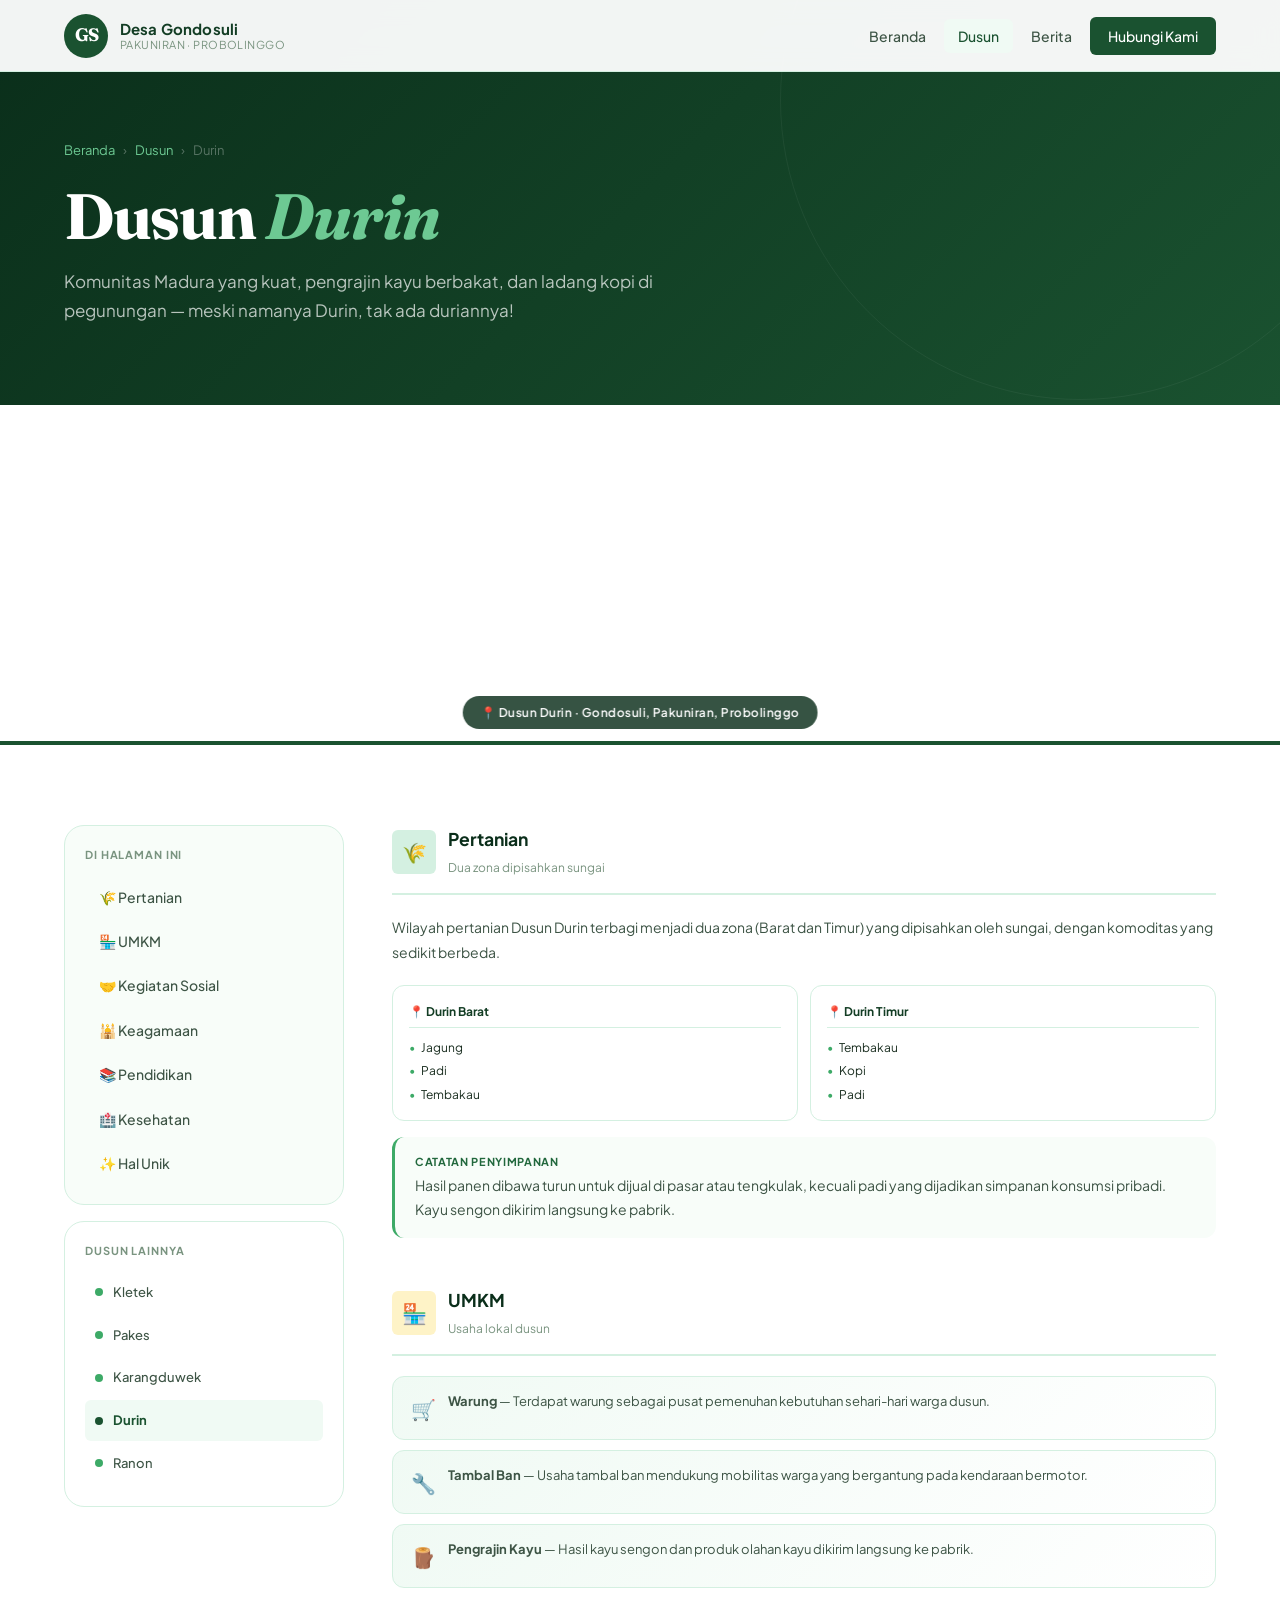
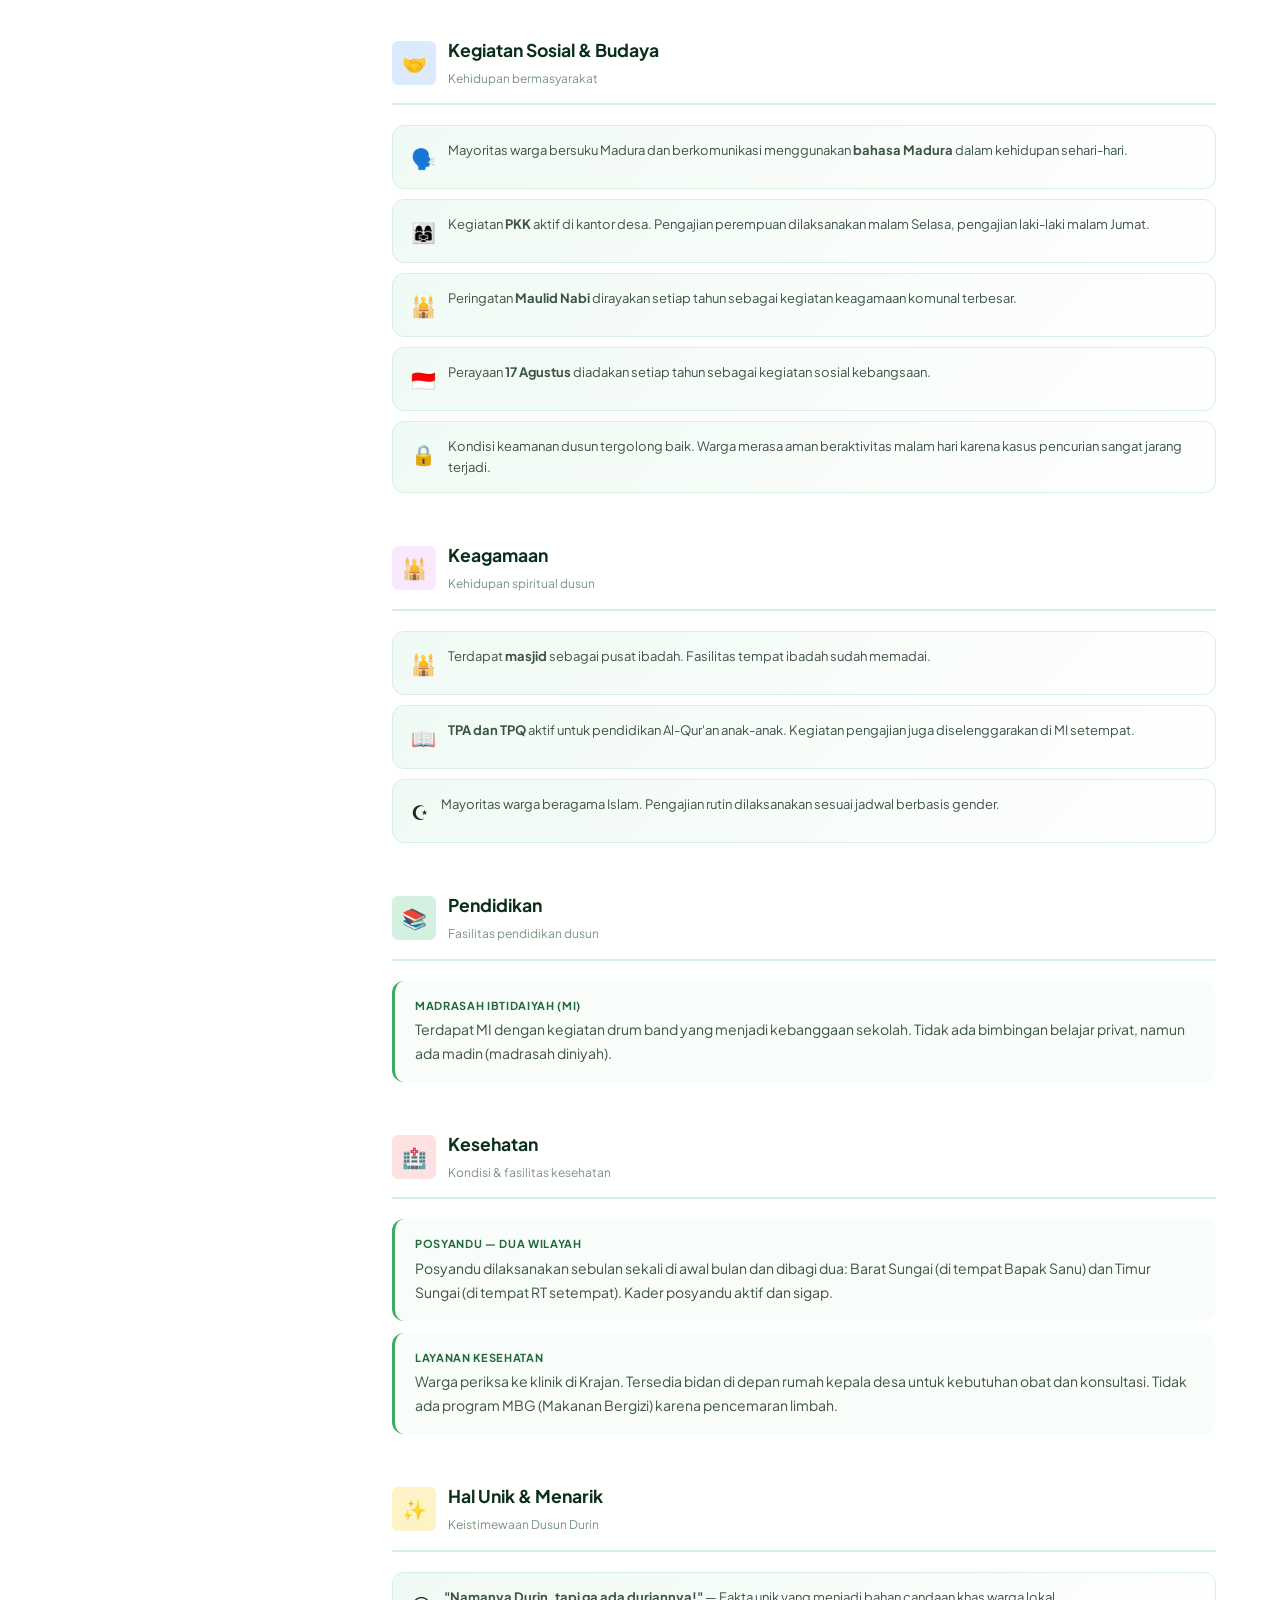
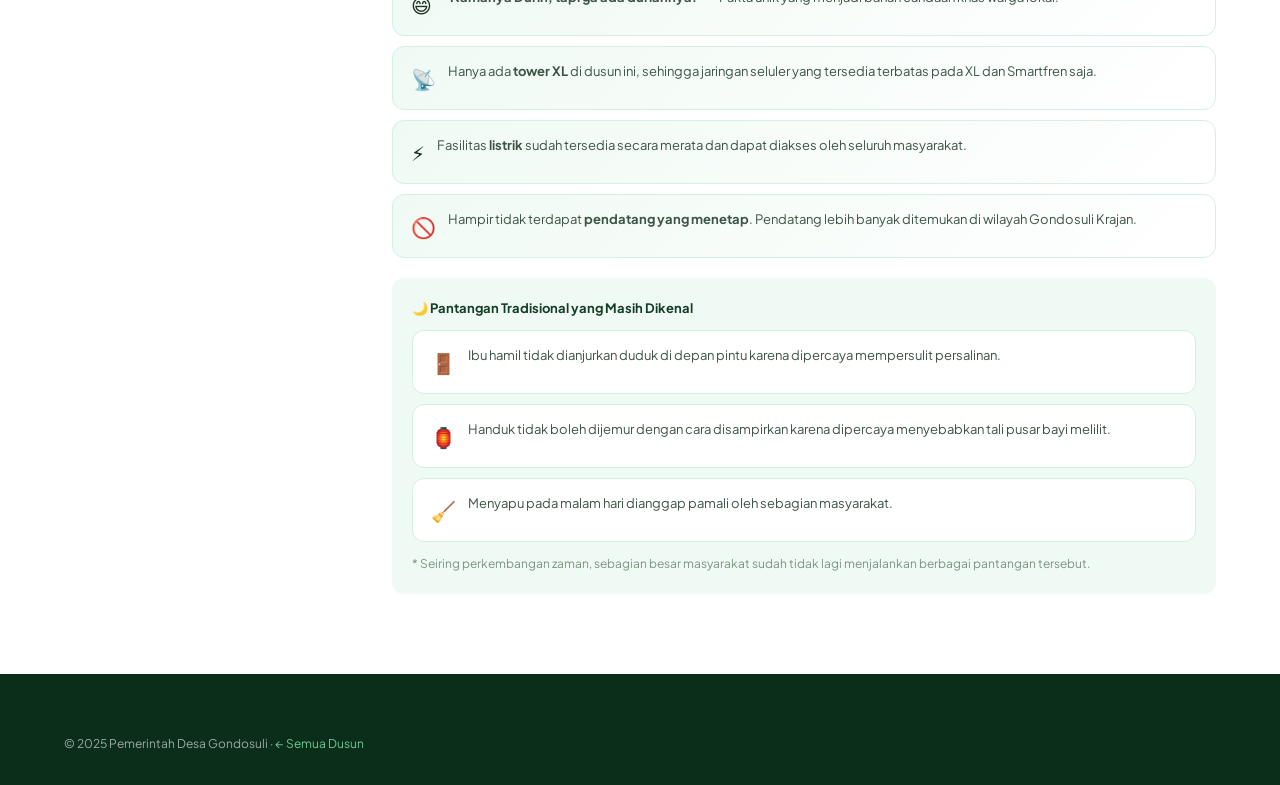
<file: pages/dusun-durin.html>
<!DOCTYPE html>
<html lang="id">
<head>
  <meta charset="UTF-8" /><meta name="viewport" content="width=device-width, initial-scale=1.0" />
  <title>Dusun Durin — Desa Gondosuli</title>
  <link rel="stylesheet" href="../css/style.css" /><link rel="stylesheet" href="../css/pages.css" />
</head>
<body>
  <nav class="navbar">
    <div class="nav-brand"><div class="nav-logo">GS</div><div class="nav-brand-text"><div class="village">Desa Gondosuli</div><div class="region">Pakuniran · Probolinggo</div></div></div>
    <ul class="nav-links" id="nav-links">
      <li><a href="../index.html">Beranda</a></li><li><a href="dusun.html" class="active">Dusun</a></li>
      <li><a href="berita.html">Berita</a></li>
      <li><a href="../index.html#kontak" class="nav-cta">Hubungi Kami</a></li>
    </ul>
    <button class="hamburger"><span></span><span></span><span></span></button>
  </nav>

  <div class="page-hero">
    <div class="page-hero-inner">
      <div class="breadcrumb"><a href="../index.html">Beranda</a><span>›</span><a href="dusun.html">Dusun</a><span>›</span><span>Durin</span></div>
      <h1>Dusun <em>Durin</em></h1>
      <p>Komunitas Madura yang kuat, pengrajin kayu berbakat, dan ladang kopi di pegunungan — meski namanya Durin, tak ada duriannya!</p>
    </div>
  </div>


  <!-- MAP EMBED -->
  <div style="width:100%;height:340px;position:relative;overflow:hidden;border-bottom:4px solid var(--green-700);">
    <iframe
      src="https://maps.google.com/maps?q=Dusun+Durin+Gondosuli+Pakuniran+Probolinggo&output=embed&z=14"
      style="width:100%;height:100%;border:none;display:block;"
      title="Peta Dusun Durin"
      loading="lazy"
      allowfullscreen>
    </iframe>
    <div style="position:absolute;bottom:12px;left:50%;transform:translateX(-50%);background:rgba(10,46,26,.82);color:white;font-size:12px;font-weight:600;padding:7px 18px;border-radius:100px;backdrop-filter:blur(6px);letter-spacing:.04em;pointer-events:none;">
      📍 Dusun Durin · Gondosuli, Pakuniran, Probolinggo
    </div>
  </div>
  <section class="dusun-detail-section">
    <div class="dusun-detail-layout">
      <aside class="dusun-sidebar">
        <div class="sidebar-nav"><h4>Di Halaman Ini</h4>
          <ul class="sidebar-nav-links">
            <li><a href="#pertanian">🌾 Pertanian</a></li><li><a href="#umkm">🏪 UMKM</a></li>
            <li><a href="#sosial">🤝 Kegiatan Sosial</a></li><li><a href="#keagamaan">🕌 Keagamaan</a></li>
            <li><a href="#pendidikan">📚 Pendidikan</a></li><li><a href="#kesehatan">🏥 Kesehatan</a></li>
            <li><a href="#unik">✨ Hal Unik</a></li>
          </ul>
        </div>
        <div class="sidebar-other-dusun"><h4>Dusun Lainnya</h4>
          <a class="sidebar-dusun-link" href="dusun-kletek.html"><span class="dot"></span> Kletek</a>
          <a class="sidebar-dusun-link" href="dusun-pakes.html"><span class="dot"></span> Pakes</a>
          <a class="sidebar-dusun-link" href="dusun-karangduwek.html"><span class="dot"></span> Karangduwek</a>
          <a class="sidebar-dusun-link current" href="dusun-durin.html"><span class="dot"></span> Durin</a>
          <a class="sidebar-dusun-link" href="dusun-ranon.html"><span class="dot"></span> Ranon</a>
        </div>
      </aside>

      <div class="dusun-detail-content">
        <div class="detail-section-block fade-in" id="pertanian">
          <div class="detail-block-header"><div class="detail-block-icon" style="background:#d4f0e1;">🌾</div><div><h3>Pertanian</h3><span>Dua zona dipisahkan sungai</span></div></div>
          <p style="color:var(--gray-700);font-size:14px;line-height:1.8;margin-bottom:20px;">Wilayah pertanian Dusun Durin terbagi menjadi dua zona (Barat dan Timur) yang dipisahkan oleh sungai, dengan komoditas yang sedikit berbeda.</p>
          <div class="zone-cards">
            <div class="zone-card"><h5>📍 Durin Barat</h5><ul><li>Jagung</li><li>Padi</li><li>Tembakau</li></ul></div>
            <div class="zone-card"><h5>📍 Durin Timur</h5><ul><li>Tembakau</li><li>Kopi</li><li>Padi</li></ul></div>
          </div>
          <div class="detail-info-row" style="margin-top:16px;"><h5>Catatan Penyimpanan</h5><p>Hasil panen dibawa turun untuk dijual di pasar atau tengkulak, kecuali padi yang dijadikan simpanan konsumsi pribadi. Kayu sengon dikirim langsung ke pabrik.</p></div>
        </div>

        <div class="detail-section-block fade-in" id="umkm">
          <div class="detail-block-header"><div class="detail-block-icon" style="background:#fef3c7;">🏪</div><div><h3>UMKM</h3><span>Usaha lokal dusun</span></div></div>
          <div class="unique-cards">
            <div class="unique-card"><span class="u-icon">🛒</span><p><strong>Warung</strong> — Terdapat warung sebagai pusat pemenuhan kebutuhan sehari-hari warga dusun.</p></div>
            <div class="unique-card"><span class="u-icon">🔧</span><p><strong>Tambal Ban</strong> — Usaha tambal ban mendukung mobilitas warga yang bergantung pada kendaraan bermotor.</p></div>
            <div class="unique-card"><span class="u-icon">🪵</span><p><strong>Pengrajin Kayu</strong> — Hasil kayu sengon dan produk olahan kayu dikirim langsung ke pabrik.</p></div>
          </div>
        </div>

        <div class="detail-section-block fade-in" id="sosial">
          <div class="detail-block-header"><div class="detail-block-icon" style="background:#dbeafe;">🤝</div><div><h3>Kegiatan Sosial & Budaya</h3><span>Kehidupan bermasyarakat</span></div></div>
          <div class="unique-cards">
            <div class="unique-card"><span class="u-icon">🗣️</span><p>Mayoritas warga bersuku Madura dan berkomunikasi menggunakan <strong>bahasa Madura</strong> dalam kehidupan sehari-hari.</p></div>
            <div class="unique-card"><span class="u-icon">👩‍👩‍👧</span><p>Kegiatan <strong>PKK</strong> aktif di kantor desa. Pengajian perempuan dilaksanakan malam Selasa, pengajian laki-laki malam Jumat.</p></div>
            <div class="unique-card"><span class="u-icon">🕌</span><p>Peringatan <strong>Maulid Nabi</strong> dirayakan setiap tahun sebagai kegiatan keagamaan komunal terbesar.</p></div>
            <div class="unique-card"><span class="u-icon">🇮🇩</span><p>Perayaan <strong>17 Agustus</strong> diadakan setiap tahun sebagai kegiatan sosial kebangsaan.</p></div>
            <div class="unique-card"><span class="u-icon">🔒</span><p>Kondisi keamanan dusun tergolong baik. Warga merasa aman beraktivitas malam hari karena kasus pencurian sangat jarang terjadi.</p></div>
          </div>
        </div>

        <div class="detail-section-block fade-in" id="keagamaan">
          <div class="detail-block-header"><div class="detail-block-icon" style="background:#fae8ff;">🕌</div><div><h3>Keagamaan</h3><span>Kehidupan spiritual dusun</span></div></div>
          <div class="unique-cards">
            <div class="unique-card"><span class="u-icon">🕌</span><p>Terdapat <strong>masjid</strong> sebagai pusat ibadah. Fasilitas tempat ibadah sudah memadai.</p></div>
            <div class="unique-card"><span class="u-icon">📖</span><p><strong>TPA dan TPQ</strong> aktif untuk pendidikan Al-Qur'an anak-anak. Kegiatan pengajian juga diselenggarakan di MI setempat.</p></div>
            <div class="unique-card"><span class="u-icon">☪️</span><p>Mayoritas warga beragama Islam. Pengajian rutin dilaksanakan sesuai jadwal berbasis gender.</p></div>
          </div>
        </div>

        <div class="detail-section-block fade-in" id="pendidikan">
          <div class="detail-block-header"><div class="detail-block-icon" style="background:#d4f0e1;">📚</div><div><h3>Pendidikan</h3><span>Fasilitas pendidikan dusun</span></div></div>
          <div class="detail-info-row"><h5>Madrasah Ibtidaiyah (MI)</h5><p>Terdapat MI dengan kegiatan drum band yang menjadi kebanggaan sekolah. Tidak ada bimbingan belajar privat, namun ada madin (madrasah diniyah).</p></div>
        </div>

        <div class="detail-section-block fade-in" id="kesehatan">
          <div class="detail-block-header"><div class="detail-block-icon" style="background:#fee2e2;">🏥</div><div><h3>Kesehatan</h3><span>Kondisi & fasilitas kesehatan</span></div></div>
          <div class="detail-info-row"><h5>Posyandu — Dua Wilayah</h5><p>Posyandu dilaksanakan sebulan sekali di awal bulan dan dibagi dua: Barat Sungai (di tempat Bapak Sanu) dan Timur Sungai (di tempat RT setempat). Kader posyandu aktif dan sigap.</p></div>
          <div class="detail-info-row"><h5>Layanan Kesehatan</h5><p>Warga periksa ke klinik di Krajan. Tersedia bidan di depan rumah kepala desa untuk kebutuhan obat dan konsultasi. Tidak ada program MBG (Makanan Bergizi) karena pencemaran limbah.</p></div>
        </div>

        <div class="detail-section-block fade-in" id="unik">
          <div class="detail-block-header"><div class="detail-block-icon" style="background:#fef3c7;">✨</div><div><h3>Hal Unik & Menarik</h3><span>Keistimewaan Dusun Durin</span></div></div>
          <div class="unique-cards">
            <div class="unique-card"><span class="u-icon">😄</span><p><strong>"Namanya Durin, tapi ga ada duriannya!"</strong> — Fakta unik yang menjadi bahan candaan khas warga lokal.</p></div>
            <div class="unique-card"><span class="u-icon">📡</span><p>Hanya ada <strong>tower XL</strong> di dusun ini, sehingga jaringan seluler yang tersedia terbatas pada XL dan Smartfren saja.</p></div>
            <div class="unique-card"><span class="u-icon">⚡</span><p>Fasilitas <strong>listrik</strong> sudah tersedia secara merata dan dapat diakses oleh seluruh masyarakat.</p></div>
            <div class="unique-card"><span class="u-icon">🚫</span><p>Hampir tidak terdapat <strong>pendatang yang menetap</strong>. Pendatang lebih banyak ditemukan di wilayah Gondosuli Krajan.</p></div>
          </div>
          <div style="margin-top:20px;background:var(--green-50);border-radius:var(--radius-md);padding:20px;border:1px solid var(--green-200);">
            <h4 style="font-size:13px;font-weight:700;color:var(--green-800);margin-bottom:12px;">🌙 Pantangan Tradisional yang Masih Dikenal</h4>
            <div class="unique-cards">
              <div class="unique-card" style="background:white;"><span class="u-icon">🚪</span><p>Ibu hamil tidak dianjurkan duduk di depan pintu karena dipercaya mempersulit persalinan.</p></div>
              <div class="unique-card" style="background:white;"><span class="u-icon">🏮</span><p>Handuk tidak boleh dijemur dengan cara disampirkan karena dipercaya menyebabkan tali pusar bayi melilit.</p></div>
              <div class="unique-card" style="background:white;"><span class="u-icon">🧹</span><p>Menyapu pada malam hari dianggap pamali oleh sebagian masyarakat.</p></div>
            </div>
            <p style="font-size:12px;color:var(--gray-500);margin-top:12px;">* Seiring perkembangan zaman, sebagian besar masyarakat sudah tidak lagi menjalankan berbagai pantangan tersebut.</p>
          </div>
        </div>
      </div>
    </div>
  </section>

  <footer class="footer">
    <div class="footer-bottom" style="border-top:none;padding-top:0;">
      <p>© 2025 Pemerintah Desa Gondosuli · <a href="dusun.html" style="color:var(--green-300);">← Semua Dusun</a></p>
    </div>
  </footer>
  <script src="../js/main.js"></script>
  <script>
    const obs=new IntersectionObserver(e=>{e.forEach(x=>{if(x.isIntersecting){x.target.classList.add('visible');obs.unobserve(x.target);}});},{threshold:.1});
    document.querySelectorAll('.fade-in').forEach(el=>obs.observe(el));
  </script>
</body>
</html>
</file>
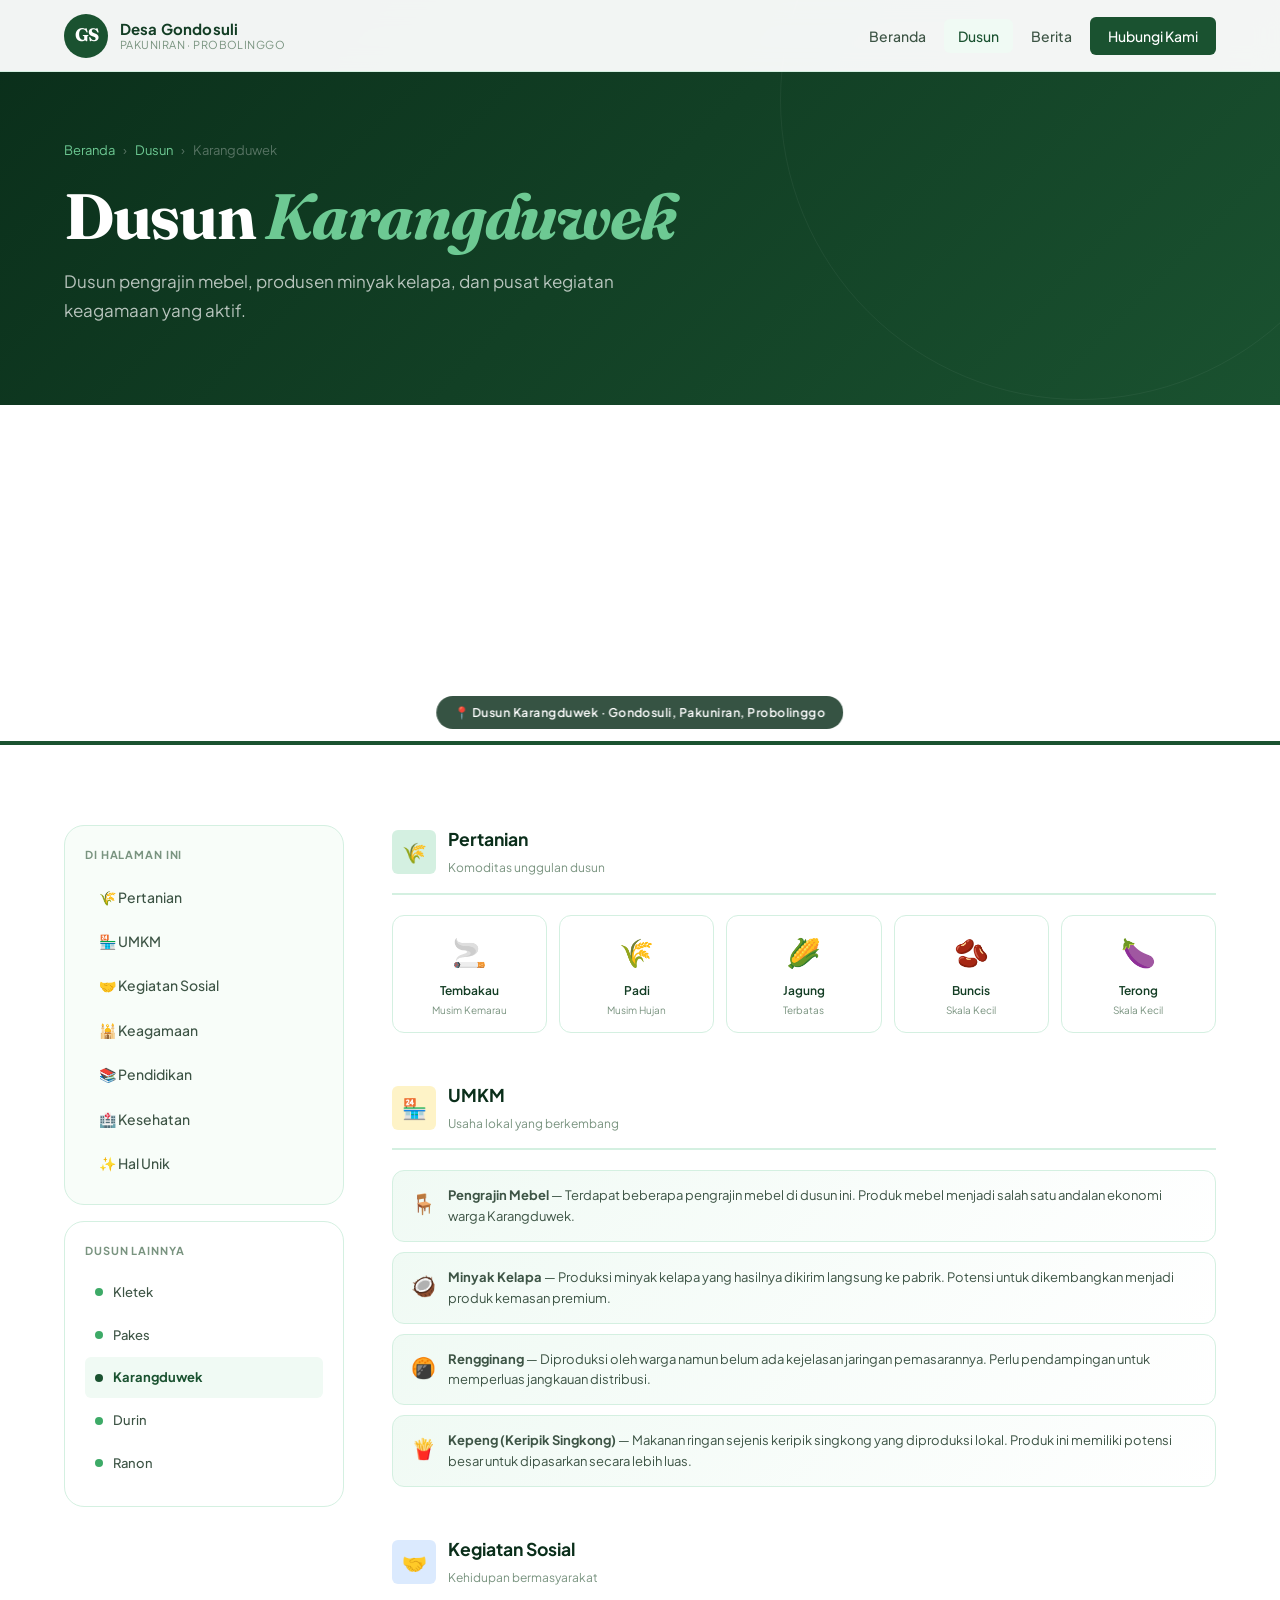
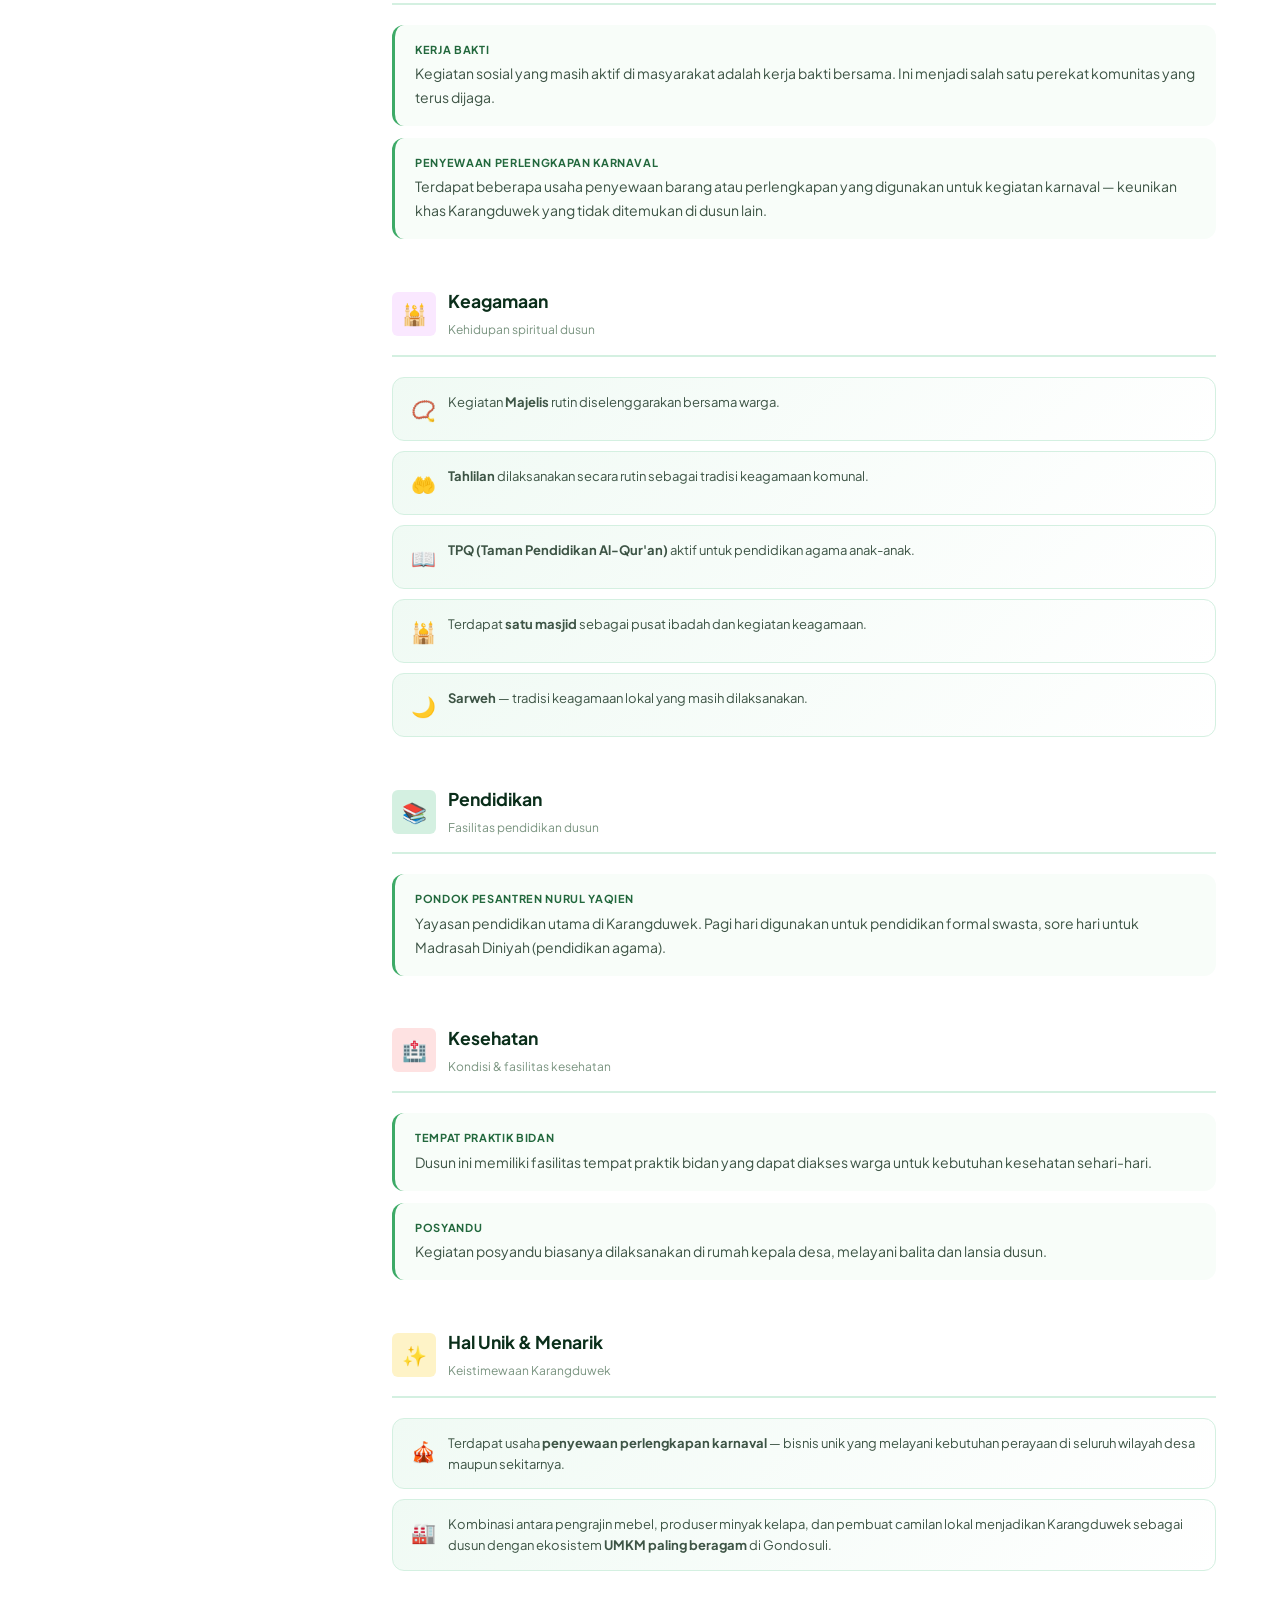
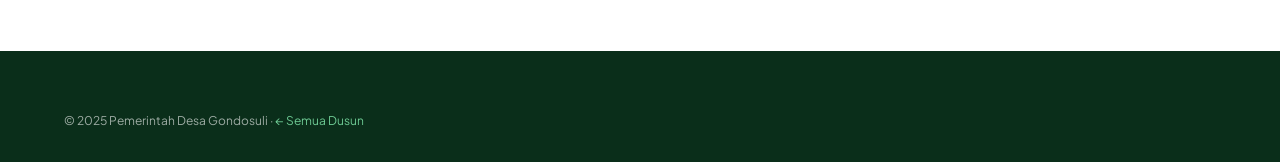
<file: pages/dusun-karangduwek.html>
<!DOCTYPE html>
<html lang="id">
<head>
  <meta charset="UTF-8" /><meta name="viewport" content="width=device-width, initial-scale=1.0" />
  <title>Dusun Karangduwek — Desa Gondosuli</title>
  <link rel="stylesheet" href="../css/style.css" /><link rel="stylesheet" href="../css/pages.css" />
</head>
<body>
  <nav class="navbar">
    <div class="nav-brand"><div class="nav-logo">GS</div><div class="nav-brand-text"><div class="village">Desa Gondosuli</div><div class="region">Pakuniran · Probolinggo</div></div></div>
    <ul class="nav-links" id="nav-links">
      <li><a href="../index.html">Beranda</a></li><li><a href="dusun.html" class="active">Dusun</a></li>
      <li><a href="berita.html">Berita</a></li>
      <li><a href="../index.html#kontak" class="nav-cta">Hubungi Kami</a></li>
    </ul>
    <button class="hamburger"><span></span><span></span><span></span></button>
  </nav>

  <div class="page-hero">
    <div class="page-hero-inner">
      <div class="breadcrumb"><a href="../index.html">Beranda</a><span>›</span><a href="dusun.html">Dusun</a><span>›</span><span>Karangduwek</span></div>
      <h1>Dusun <em>Karangduwek</em></h1>
      <p>Dusun pengrajin mebel, produsen minyak kelapa, dan pusat kegiatan keagamaan yang aktif.</p>
    </div>
  </div>


  <!-- MAP EMBED -->
  <div style="width:100%;height:340px;position:relative;overflow:hidden;border-bottom:4px solid var(--green-700);">
    <iframe
      src="https://maps.google.com/maps?q=Karangduwek+Gondosuli+Pakuniran+Probolinggo&output=embed&z=14"
      style="width:100%;height:100%;border:none;display:block;"
      title="Peta Dusun Karangduwek"
      loading="lazy"
      allowfullscreen>
    </iframe>
    <div style="position:absolute;bottom:12px;left:50%;transform:translateX(-50%);background:rgba(10,46,26,.82);color:white;font-size:12px;font-weight:600;padding:7px 18px;border-radius:100px;backdrop-filter:blur(6px);letter-spacing:.04em;pointer-events:none;">
      📍 Dusun Karangduwek · Gondosuli, Pakuniran, Probolinggo
    </div>
  </div>
  <section class="dusun-detail-section">
    <div class="dusun-detail-layout">
      <aside class="dusun-sidebar">
        <div class="sidebar-nav"><h4>Di Halaman Ini</h4>
          <ul class="sidebar-nav-links">
            <li><a href="#pertanian">🌾 Pertanian</a></li><li><a href="#umkm">🏪 UMKM</a></li>
            <li><a href="#sosial">🤝 Kegiatan Sosial</a></li><li><a href="#keagamaan">🕌 Keagamaan</a></li>
            <li><a href="#pendidikan">📚 Pendidikan</a></li><li><a href="#kesehatan">🏥 Kesehatan</a></li>
            <li><a href="#unik">✨ Hal Unik</a></li>
          </ul>
        </div>
        <div class="sidebar-other-dusun"><h4>Dusun Lainnya</h4>
          <a class="sidebar-dusun-link" href="dusun-kletek.html"><span class="dot"></span> Kletek</a>
          <a class="sidebar-dusun-link" href="dusun-pakes.html"><span class="dot"></span> Pakes</a>
          <a class="sidebar-dusun-link current" href="dusun-karangduwek.html"><span class="dot"></span> Karangduwek</a>
          <a class="sidebar-dusun-link" href="dusun-durin.html"><span class="dot"></span> Durin</a>
          <a class="sidebar-dusun-link" href="dusun-ranon.html"><span class="dot"></span> Ranon</a>
        </div>
      </aside>

      <div class="dusun-detail-content">
        <div class="detail-section-block fade-in" id="pertanian">
          <div class="detail-block-header"><div class="detail-block-icon" style="background:#d4f0e1;">🌾</div><div><h3>Pertanian</h3><span>Komoditas unggulan dusun</span></div></div>
          <div class="crop-grid">
            <div class="crop-item"><div class="crop-emoji">🚬</div><div class="crop-name">Tembakau</div><div class="crop-season">Musim Kemarau</div></div>
            <div class="crop-item"><div class="crop-emoji">🌾</div><div class="crop-name">Padi</div><div class="crop-season">Musim Hujan</div></div>
            <div class="crop-item"><div class="crop-emoji">🌽</div><div class="crop-name">Jagung</div><div class="crop-season">Terbatas</div></div>
            <div class="crop-item"><div class="crop-emoji">🫘</div><div class="crop-name">Buncis</div><div class="crop-season">Skala Kecil</div></div>
            <div class="crop-item"><div class="crop-emoji">🍆</div><div class="crop-name">Terong</div><div class="crop-season">Skala Kecil</div></div>
          </div>
        </div>

        <div class="detail-section-block fade-in" id="umkm">
          <div class="detail-block-header"><div class="detail-block-icon" style="background:#fef3c7;">🏪</div><div><h3>UMKM</h3><span>Usaha lokal yang berkembang</span></div></div>
          <div class="unique-cards">
            <div class="unique-card"><span class="u-icon">🪑</span><p><strong>Pengrajin Mebel</strong> — Terdapat beberapa pengrajin mebel di dusun ini. Produk mebel menjadi salah satu andalan ekonomi warga Karangduwek.</p></div>
            <div class="unique-card"><span class="u-icon">🥥</span><p><strong>Minyak Kelapa</strong> — Produksi minyak kelapa yang hasilnya dikirim langsung ke pabrik. Potensi untuk dikembangkan menjadi produk kemasan premium.</p></div>
            <div class="unique-card"><span class="u-icon">🍘</span><p><strong>Rengginang</strong> — Diproduksi oleh warga namun belum ada kejelasan jaringan pemasarannya. Perlu pendampingan untuk memperluas jangkauan distribusi.</p></div>
            <div class="unique-card"><span class="u-icon">🍟</span><p><strong>Kepeng (Keripik Singkong)</strong> — Makanan ringan sejenis keripik singkong yang diproduksi lokal. Produk ini memiliki potensi besar untuk dipasarkan secara lebih luas.</p></div>
          </div>
        </div>

        <div class="detail-section-block fade-in" id="sosial">
          <div class="detail-block-header"><div class="detail-block-icon" style="background:#dbeafe;">🤝</div><div><h3>Kegiatan Sosial</h3><span>Kehidupan bermasyarakat</span></div></div>
          <div class="detail-info-row"><h5>Kerja Bakti</h5><p>Kegiatan sosial yang masih aktif di masyarakat adalah kerja bakti bersama. Ini menjadi salah satu perekat komunitas yang terus dijaga.</p></div>
          <div class="detail-info-row"><h5>Penyewaan Perlengkapan Karnaval</h5><p>Terdapat beberapa usaha penyewaan barang atau perlengkapan yang digunakan untuk kegiatan karnaval — keunikan khas Karangduwek yang tidak ditemukan di dusun lain.</p></div>
        </div>

        <div class="detail-section-block fade-in" id="keagamaan">
          <div class="detail-block-header"><div class="detail-block-icon" style="background:#fae8ff;">🕌</div><div><h3>Keagamaan</h3><span>Kehidupan spiritual dusun</span></div></div>
          <div class="unique-cards">
            <div class="unique-card"><span class="u-icon">📿</span><p>Kegiatan <strong>Majelis</strong> rutin diselenggarakan bersama warga.</p></div>
            <div class="unique-card"><span class="u-icon">🤲</span><p><strong>Tahlilan</strong> dilaksanakan secara rutin sebagai tradisi keagamaan komunal.</p></div>
            <div class="unique-card"><span class="u-icon">📖</span><p><strong>TPQ (Taman Pendidikan Al-Qur'an)</strong> aktif untuk pendidikan agama anak-anak.</p></div>
            <div class="unique-card"><span class="u-icon">🕌</span><p>Terdapat <strong>satu masjid</strong> sebagai pusat ibadah dan kegiatan keagamaan.</p></div>
            <div class="unique-card"><span class="u-icon">🌙</span><p><strong>Sarweh</strong> — tradisi keagamaan lokal yang masih dilaksanakan.</p></div>
          </div>
        </div>

        <div class="detail-section-block fade-in" id="pendidikan">
          <div class="detail-block-header"><div class="detail-block-icon" style="background:#d4f0e1;">📚</div><div><h3>Pendidikan</h3><span>Fasilitas pendidikan dusun</span></div></div>
          <div class="detail-info-row"><h5>Pondok Pesantren Nurul Yaqien</h5><p>Yayasan pendidikan utama di Karangduwek. Pagi hari digunakan untuk pendidikan formal swasta, sore hari untuk Madrasah Diniyah (pendidikan agama).</p></div>
        </div>

        <div class="detail-section-block fade-in" id="kesehatan">
          <div class="detail-block-header"><div class="detail-block-icon" style="background:#fee2e2;">🏥</div><div><h3>Kesehatan</h3><span>Kondisi & fasilitas kesehatan</span></div></div>
          <div class="detail-info-row"><h5>Tempat Praktik Bidan</h5><p>Dusun ini memiliki fasilitas tempat praktik bidan yang dapat diakses warga untuk kebutuhan kesehatan sehari-hari.</p></div>
          <div class="detail-info-row"><h5>Posyandu</h5><p>Kegiatan posyandu biasanya dilaksanakan di rumah kepala desa, melayani balita dan lansia dusun.</p></div>
        </div>

        <div class="detail-section-block fade-in" id="unik">
          <div class="detail-block-header"><div class="detail-block-icon" style="background:#fef3c7;">✨</div><div><h3>Hal Unik & Menarik</h3><span>Keistimewaan Karangduwek</span></div></div>
          <div class="unique-cards">
            <div class="unique-card"><span class="u-icon">🎪</span><p>Terdapat usaha <strong>penyewaan perlengkapan karnaval</strong> — bisnis unik yang melayani kebutuhan perayaan di seluruh wilayah desa maupun sekitarnya.</p></div>
            <div class="unique-card"><span class="u-icon">🏭</span><p>Kombinasi antara pengrajin mebel, produser minyak kelapa, dan pembuat camilan lokal menjadikan Karangduwek sebagai dusun dengan ekosistem <strong>UMKM paling beragam</strong> di Gondosuli.</p></div>
          </div>
        </div>
      </div>
    </div>
  </section>

  <footer class="footer">
    <div class="footer-bottom" style="border-top:none;padding-top:0;">
      <p>© 2025 Pemerintah Desa Gondosuli · <a href="dusun.html" style="color:var(--green-300);">← Semua Dusun</a></p>
    </div>
  </footer>
  <script src="../js/main.js"></script>
  <script>
    const obs = new IntersectionObserver(entries => { entries.forEach(e => { if(e.isIntersecting){e.target.classList.add('visible');obs.unobserve(e.target);}});},{threshold:0.1});
    document.querySelectorAll('.fade-in').forEach(el=>obs.observe(el));
  </script>
</body>
</html>
</file>
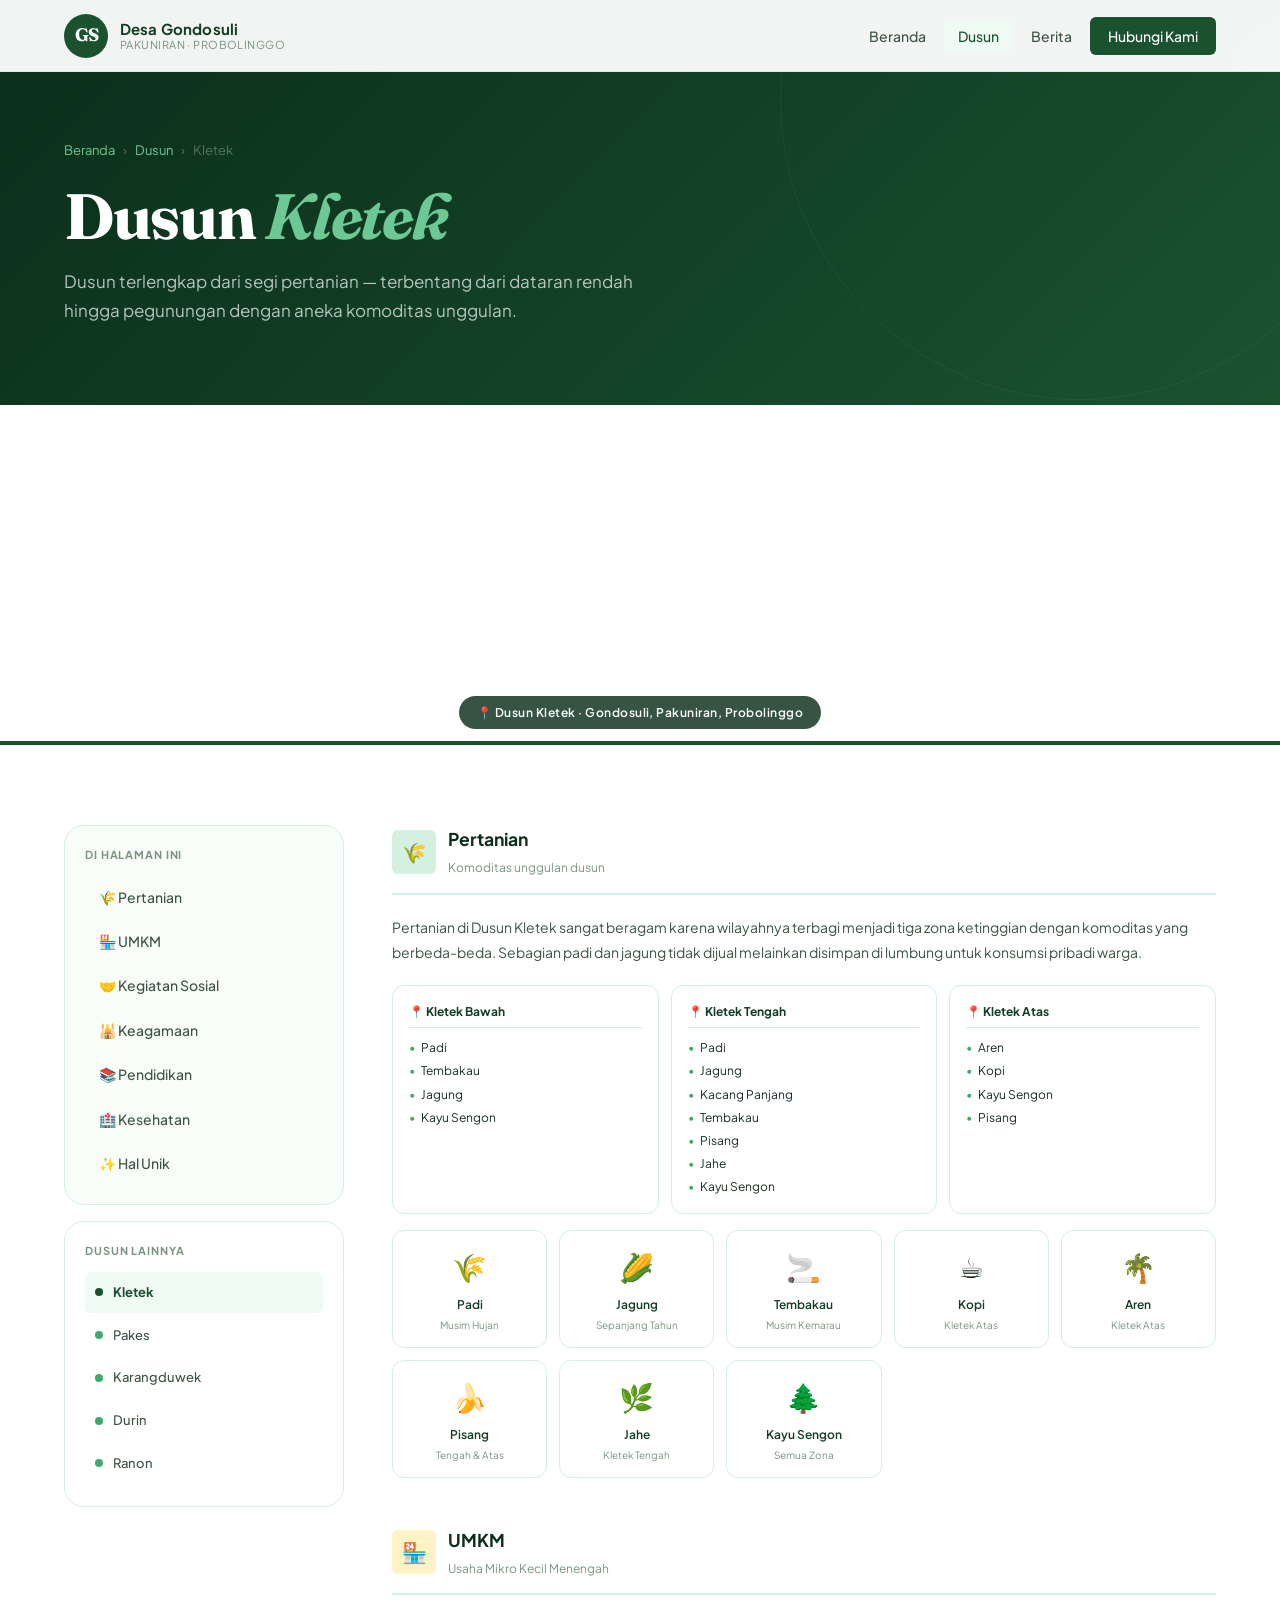
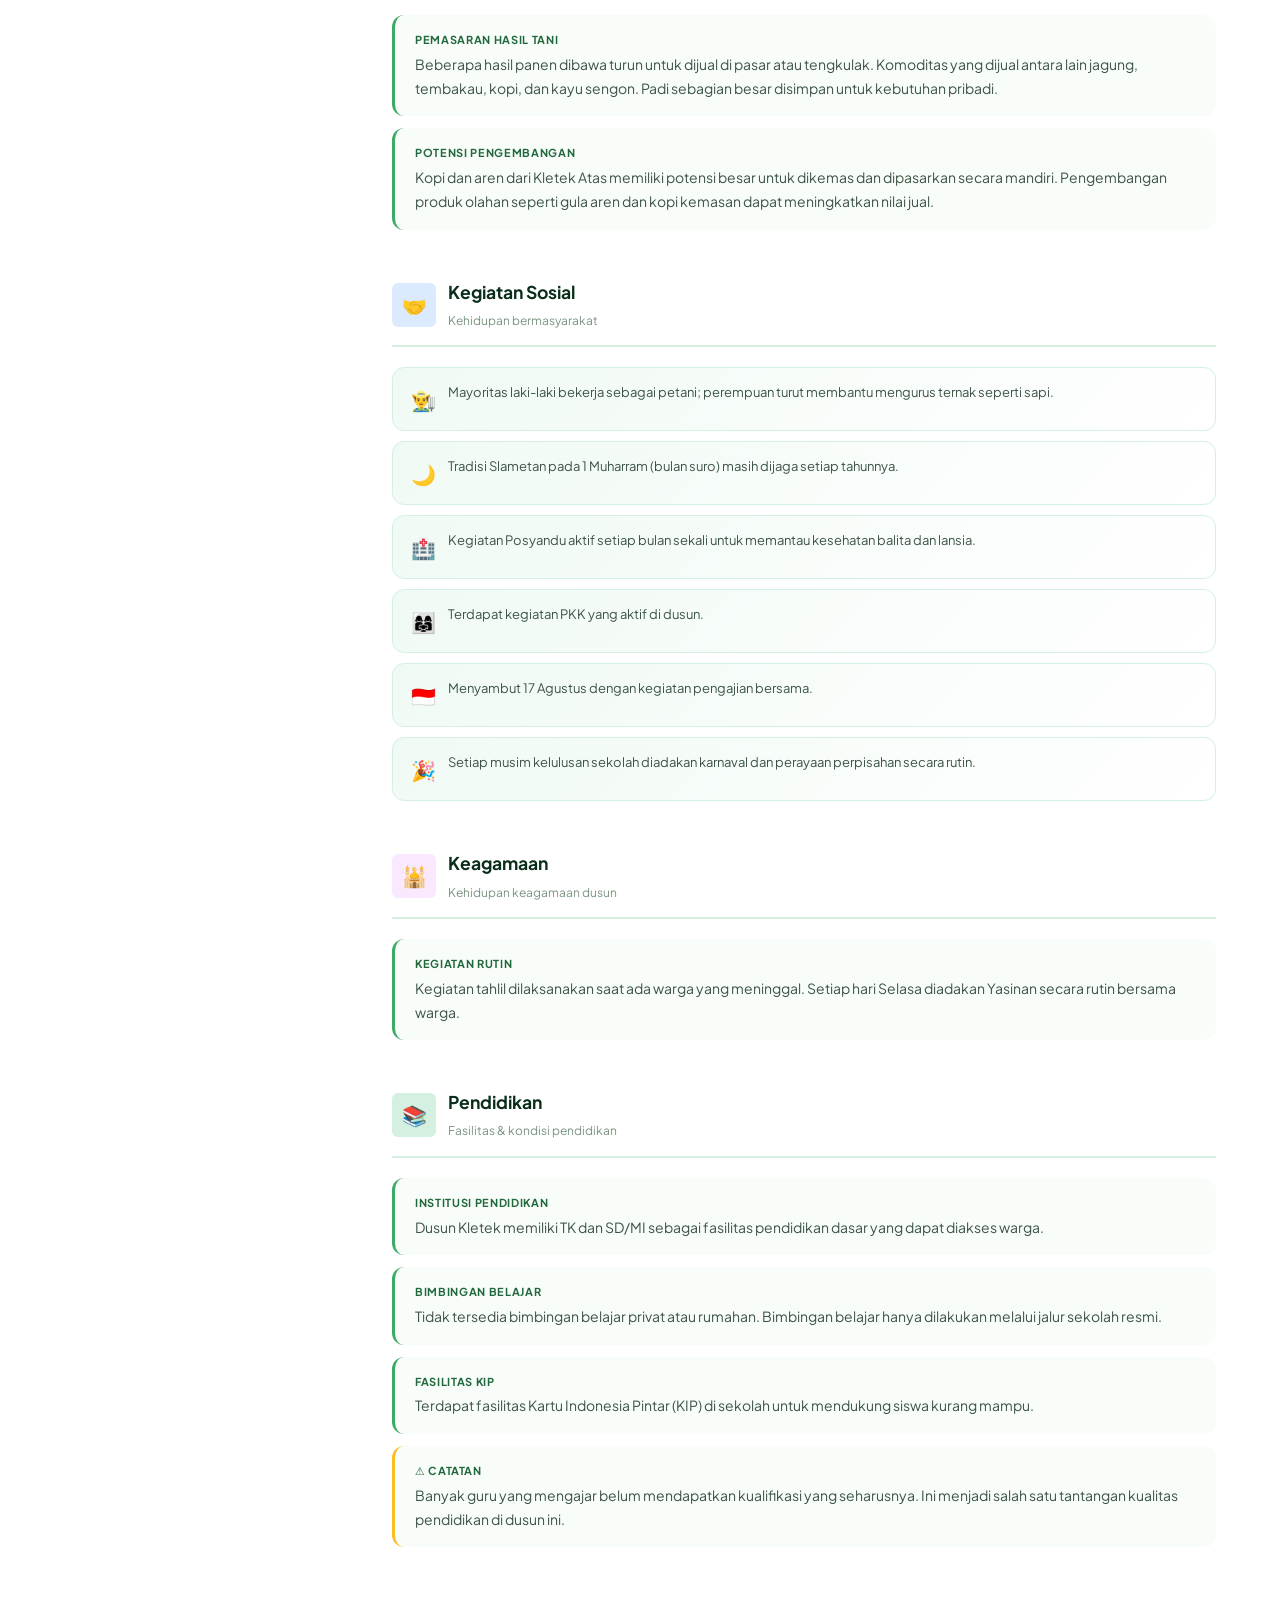
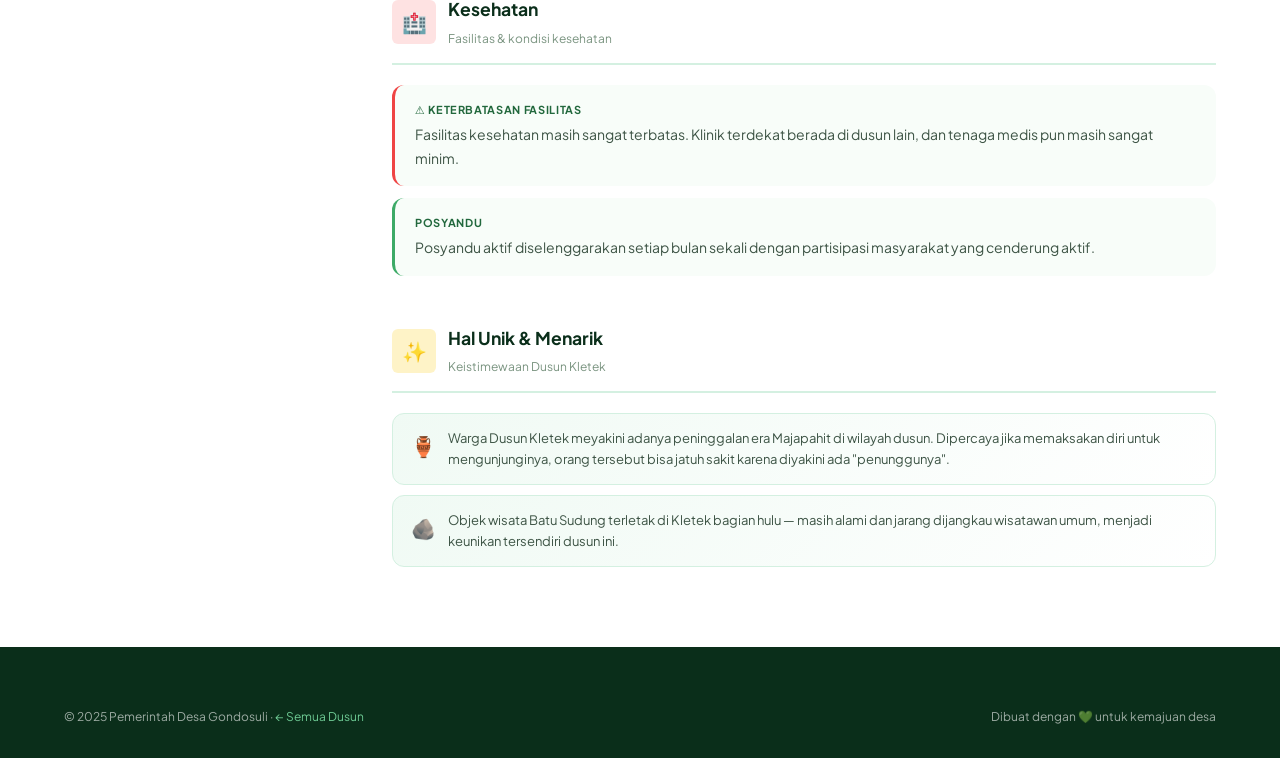
<file: pages/dusun-kletek.html>
<!DOCTYPE html>
<html lang="id">
<head>
  <meta charset="UTF-8" />
  <meta name="viewport" content="width=device-width, initial-scale=1.0" />
  <title>Dusun Kletek — Desa Gondosuli</title>
  <link rel="stylesheet" href="../css/style.css" />
  <link rel="stylesheet" href="../css/pages.css" />
  <link rel="icon" href="data:image/svg+xml,<svg xmlns='http://www.w3.org/2000/svg' viewBox='0 0 100 100'><text y='.9em' font-size='90'>🌿</text></svg>" />
</head>
<body>

  <nav class="navbar">
    <div class="nav-brand">
      <div class="nav-logo">GS</div>
      <div class="nav-brand-text">
        <div class="village">Desa Gondosuli</div>
        <div class="region">Pakuniran · Probolinggo</div>
      </div>
    </div>
    <ul class="nav-links" id="nav-links">
      <li><a href="../index.html">Beranda</a></li>
      <li><a href="dusun.html" class="active">Dusun</a></li>
      <li><a href="berita.html">Berita</a></li>
      
      <li><a href="../index.html#kontak" class="nav-cta">Hubungi Kami</a></li>
    </ul>
    <button class="hamburger"><span></span><span></span><span></span></button>
  </nav>

  <div class="page-hero">
    <div class="page-hero-inner">
      <div class="breadcrumb">
        <a href="../index.html">Beranda</a><span>›</span>
        <a href="dusun.html">Dusun</a><span>›</span>
        <span>Kletek</span>
      </div>
      <h1>Dusun <em>Kletek</em></h1>
      <p>Dusun terlengkap dari segi pertanian — terbentang dari dataran rendah hingga pegunungan dengan aneka komoditas unggulan.</p>
    </div>
  </div>


  <!-- MAP EMBED -->
  <div style="width:100%;height:340px;position:relative;overflow:hidden;border-bottom:4px solid var(--green-700);">
    <iframe
      src="https://maps.google.com/maps?q=Dusun+Kletek+Gondosuli+Pakuniran+Probolinggo&output=embed&z=14"
      style="width:100%;height:100%;border:none;display:block;"
      title="Peta Dusun Kletek"
      loading="lazy"
      allowfullscreen>
    </iframe>
    <div style="position:absolute;bottom:12px;left:50%;transform:translateX(-50%);background:rgba(10,46,26,.82);color:white;font-size:12px;font-weight:600;padding:7px 18px;border-radius:100px;backdrop-filter:blur(6px);letter-spacing:.04em;pointer-events:none;">
      📍 Dusun Kletek · Gondosuli, Pakuniran, Probolinggo
    </div>
  </div>
  <section class="dusun-detail-section">
    <div class="dusun-detail-layout">

      <!-- SIDEBAR -->
      <aside class="dusun-sidebar">
        <div class="sidebar-nav">
          <h4>Di Halaman Ini</h4>
          <ul class="sidebar-nav-links">
            <li><a href="#pertanian">🌾 Pertanian</a></li>
            <li><a href="#umkm">🏪 UMKM</a></li>
            <li><a href="#sosial">🤝 Kegiatan Sosial</a></li>
            <li><a href="#keagamaan">🕌 Keagamaan</a></li>
            <li><a href="#pendidikan">📚 Pendidikan</a></li>
            <li><a href="#kesehatan">🏥 Kesehatan</a></li>
            <li><a href="#unik">✨ Hal Unik</a></li>
          </ul>
        </div>
        <div class="sidebar-other-dusun">
          <h4>Dusun Lainnya</h4>
          <a class="sidebar-dusun-link current" href="dusun-kletek.html"><span class="dot"></span> Kletek</a>
          <a class="sidebar-dusun-link" href="dusun-pakes.html"><span class="dot"></span> Pakes</a>
          <a class="sidebar-dusun-link" href="dusun-karangduwek.html"><span class="dot"></span> Karangduwek</a>
          <a class="sidebar-dusun-link" href="dusun-durin.html"><span class="dot"></span> Durin</a>
          <a class="sidebar-dusun-link" href="dusun-ranon.html"><span class="dot"></span> Ranon</a>
        </div>
      </aside>

      <!-- CONTENT -->
      <div class="dusun-detail-content">

        <!-- PERTANIAN -->
        <div class="detail-section-block fade-in" id="pertanian">
          <div class="detail-block-header">
            <div class="detail-block-icon" style="background:#d4f0e1;">🌾</div>
            <div><h3>Pertanian</h3><span>Komoditas unggulan dusun</span></div>
          </div>
          <p style="color:var(--gray-700);font-size:14px;line-height:1.8;margin-bottom:20px;">
            Pertanian di Dusun Kletek sangat beragam karena wilayahnya terbagi menjadi tiga zona ketinggian dengan komoditas yang berbeda-beda. Sebagian padi dan jagung tidak dijual melainkan disimpan di lumbung untuk konsumsi pribadi warga.
          </p>
          <div class="zone-cards">
            <div class="zone-card">
              <h5>📍 Kletek Bawah</h5>
              <ul>
                <li>Padi</li>
                <li>Tembakau</li>
                <li>Jagung</li>
                <li>Kayu Sengon</li>
              </ul>
            </div>
            <div class="zone-card">
              <h5>📍 Kletek Tengah</h5>
              <ul>
                <li>Padi</li>
                <li>Jagung</li>
                <li>Kacang Panjang</li>
                <li>Tembakau</li>
                <li>Pisang</li>
                <li>Jahe</li>
                <li>Kayu Sengon</li>
              </ul>
            </div>
            <div class="zone-card">
              <h5>📍 Kletek Atas</h5>
              <ul>
                <li>Aren</li>
                <li>Kopi</li>
                <li>Kayu Sengon</li>
                <li>Pisang</li>
              </ul>
            </div>
          </div>
          <div class="crop-grid">
            <div class="crop-item"><div class="crop-emoji">🌾</div><div class="crop-name">Padi</div><div class="crop-season">Musim Hujan</div></div>
            <div class="crop-item"><div class="crop-emoji">🌽</div><div class="crop-name">Jagung</div><div class="crop-season">Sepanjang Tahun</div></div>
            <div class="crop-item"><div class="crop-emoji">🚬</div><div class="crop-name">Tembakau</div><div class="crop-season">Musim Kemarau</div></div>
            <div class="crop-item"><div class="crop-emoji">☕</div><div class="crop-name">Kopi</div><div class="crop-season">Kletek Atas</div></div>
            <div class="crop-item"><div class="crop-emoji">🌴</div><div class="crop-name">Aren</div><div class="crop-season">Kletek Atas</div></div>
            <div class="crop-item"><div class="crop-emoji">🍌</div><div class="crop-name">Pisang</div><div class="crop-season">Tengah & Atas</div></div>
            <div class="crop-item"><div class="crop-emoji">🌿</div><div class="crop-name">Jahe</div><div class="crop-season">Kletek Tengah</div></div>
            <div class="crop-item"><div class="crop-emoji">🌲</div><div class="crop-name">Kayu Sengon</div><div class="crop-season">Semua Zona</div></div>
          </div>
        </div>

        <!-- UMKM -->
        <div class="detail-section-block fade-in" id="umkm">
          <div class="detail-block-header">
            <div class="detail-block-icon" style="background:#fef3c7;">🏪</div>
            <div><h3>UMKM</h3><span>Usaha Mikro Kecil Menengah</span></div>
          </div>
          <div class="detail-info-row">
            <h5>Pemasaran Hasil Tani</h5>
            <p>Beberapa hasil panen dibawa turun untuk dijual di pasar atau tengkulak. Komoditas yang dijual antara lain jagung, tembakau, kopi, dan kayu sengon. Padi sebagian besar disimpan untuk kebutuhan pribadi.</p>
          </div>
          <div class="detail-info-row">
            <h5>Potensi Pengembangan</h5>
            <p>Kopi dan aren dari Kletek Atas memiliki potensi besar untuk dikemas dan dipasarkan secara mandiri. Pengembangan produk olahan seperti gula aren dan kopi kemasan dapat meningkatkan nilai jual.</p>
          </div>
        </div>

        <!-- SOSIAL -->
        <div class="detail-section-block fade-in" id="sosial">
          <div class="detail-block-header">
            <div class="detail-block-icon" style="background:#dbeafe;">🤝</div>
            <div><h3>Kegiatan Sosial</h3><span>Kehidupan bermasyarakat</span></div>
          </div>
          <div class="unique-cards">
            <div class="unique-card"><span class="u-icon">👨‍🌾</span><p>Mayoritas laki-laki bekerja sebagai petani; perempuan turut membantu mengurus ternak seperti sapi.</p></div>
            <div class="unique-card"><span class="u-icon">🌙</span><p>Tradisi Slametan pada 1 Muharram (bulan suro) masih dijaga setiap tahunnya.</p></div>
            <div class="unique-card"><span class="u-icon">🏥</span><p>Kegiatan Posyandu aktif setiap bulan sekali untuk memantau kesehatan balita dan lansia.</p></div>
            <div class="unique-card"><span class="u-icon">👩‍👩‍👧</span><p>Terdapat kegiatan PKK yang aktif di dusun.</p></div>
            <div class="unique-card"><span class="u-icon">🇮🇩</span><p>Menyambut 17 Agustus dengan kegiatan pengajian bersama.</p></div>
            <div class="unique-card"><span class="u-icon">🎉</span><p>Setiap musim kelulusan sekolah diadakan karnaval dan perayaan perpisahan secara rutin.</p></div>
          </div>
        </div>

        <!-- KEAGAMAAN -->
        <div class="detail-section-block fade-in" id="keagamaan">
          <div class="detail-block-header">
            <div class="detail-block-icon" style="background:#fae8ff;">🕌</div>
            <div><h3>Keagamaan</h3><span>Kehidupan keagamaan dusun</span></div>
          </div>
          <div class="detail-info-row">
            <h5>Kegiatan Rutin</h5>
            <p>Kegiatan tahlil dilaksanakan saat ada warga yang meninggal. Setiap hari Selasa diadakan Yasinan secara rutin bersama warga.</p>
          </div>
        </div>

        <!-- PENDIDIKAN -->
        <div class="detail-section-block fade-in" id="pendidikan">
          <div class="detail-block-header">
            <div class="detail-block-icon" style="background:#d4f0e1;">📚</div>
            <div><h3>Pendidikan</h3><span>Fasilitas & kondisi pendidikan</span></div>
          </div>
          <div class="detail-info-row">
            <h5>Institusi Pendidikan</h5>
            <p>Dusun Kletek memiliki TK dan SD/MI sebagai fasilitas pendidikan dasar yang dapat diakses warga.</p>
          </div>
          <div class="detail-info-row">
            <h5>Bimbingan Belajar</h5>
            <p>Tidak tersedia bimbingan belajar privat atau rumahan. Bimbingan belajar hanya dilakukan melalui jalur sekolah resmi.</p>
          </div>
          <div class="detail-info-row">
            <h5>Fasilitas KIP</h5>
            <p>Terdapat fasilitas Kartu Indonesia Pintar (KIP) di sekolah untuk mendukung siswa kurang mampu.</p>
          </div>
          <div class="detail-info-row" style="border-left-color:#fbbf24;">
            <h5>⚠️ Catatan</h5>
            <p>Banyak guru yang mengajar belum mendapatkan kualifikasi yang seharusnya. Ini menjadi salah satu tantangan kualitas pendidikan di dusun ini.</p>
          </div>
        </div>

        <!-- KESEHATAN -->
        <div class="detail-section-block fade-in" id="kesehatan">
          <div class="detail-block-header">
            <div class="detail-block-icon" style="background:#fee2e2;">🏥</div>
            <div><h3>Kesehatan</h3><span>Fasilitas & kondisi kesehatan</span></div>
          </div>
          <div class="detail-info-row" style="border-left-color:#ef4444;">
            <h5>⚠️ Keterbatasan Fasilitas</h5>
            <p>Fasilitas kesehatan masih sangat terbatas. Klinik terdekat berada di dusun lain, dan tenaga medis pun masih sangat minim.</p>
          </div>
          <div class="detail-info-row">
            <h5>Posyandu</h5>
            <p>Posyandu aktif diselenggarakan setiap bulan sekali dengan partisipasi masyarakat yang cenderung aktif.</p>
          </div>
        </div>

        <!-- UNIK -->
        <div class="detail-section-block fade-in" id="unik">
          <div class="detail-block-header">
            <div class="detail-block-icon" style="background:#fef3c7;">✨</div>
            <div><h3>Hal Unik & Menarik</h3><span>Keistimewaan Dusun Kletek</span></div>
          </div>
          <div class="unique-cards">
            <div class="unique-card">
              <span class="u-icon">🏺</span>
              <p>Warga Dusun Kletek meyakini adanya peninggalan era Majapahit di wilayah dusun. Dipercaya jika memaksakan diri untuk mengunjunginya, orang tersebut bisa jatuh sakit karena diyakini ada "penunggunya".</p>
            </div>
            <div class="unique-card">
              <span class="u-icon">🪨</span>
              <p>Objek wisata Batu Sudung terletak di Kletek bagian hulu — masih alami dan jarang dijangkau wisatawan umum, menjadi keunikan tersendiri dusun ini.</p>
            </div>
          </div>
        </div>

      </div>
    </div>
  </section>

  <footer class="footer">
    <div class="footer-bottom" style="border-top:none;padding-top:0;">
      <p>© 2025 Pemerintah Desa Gondosuli · <a href="dusun.html" style="color:var(--green-300);">← Semua Dusun</a></p>
      <p>Dibuat dengan 💚 untuk kemajuan desa</p>
    </div>
  </footer>

  <script src="../js/main.js"></script>
  <script>
    const obs = new IntersectionObserver(entries => {
      entries.forEach(e => { if(e.isIntersecting) { e.target.classList.add('visible'); obs.unobserve(e.target); } });
    }, { threshold: 0.1 });
    document.querySelectorAll('.fade-in').forEach(el => obs.observe(el));
  </script>
</body>
</html>
</file>
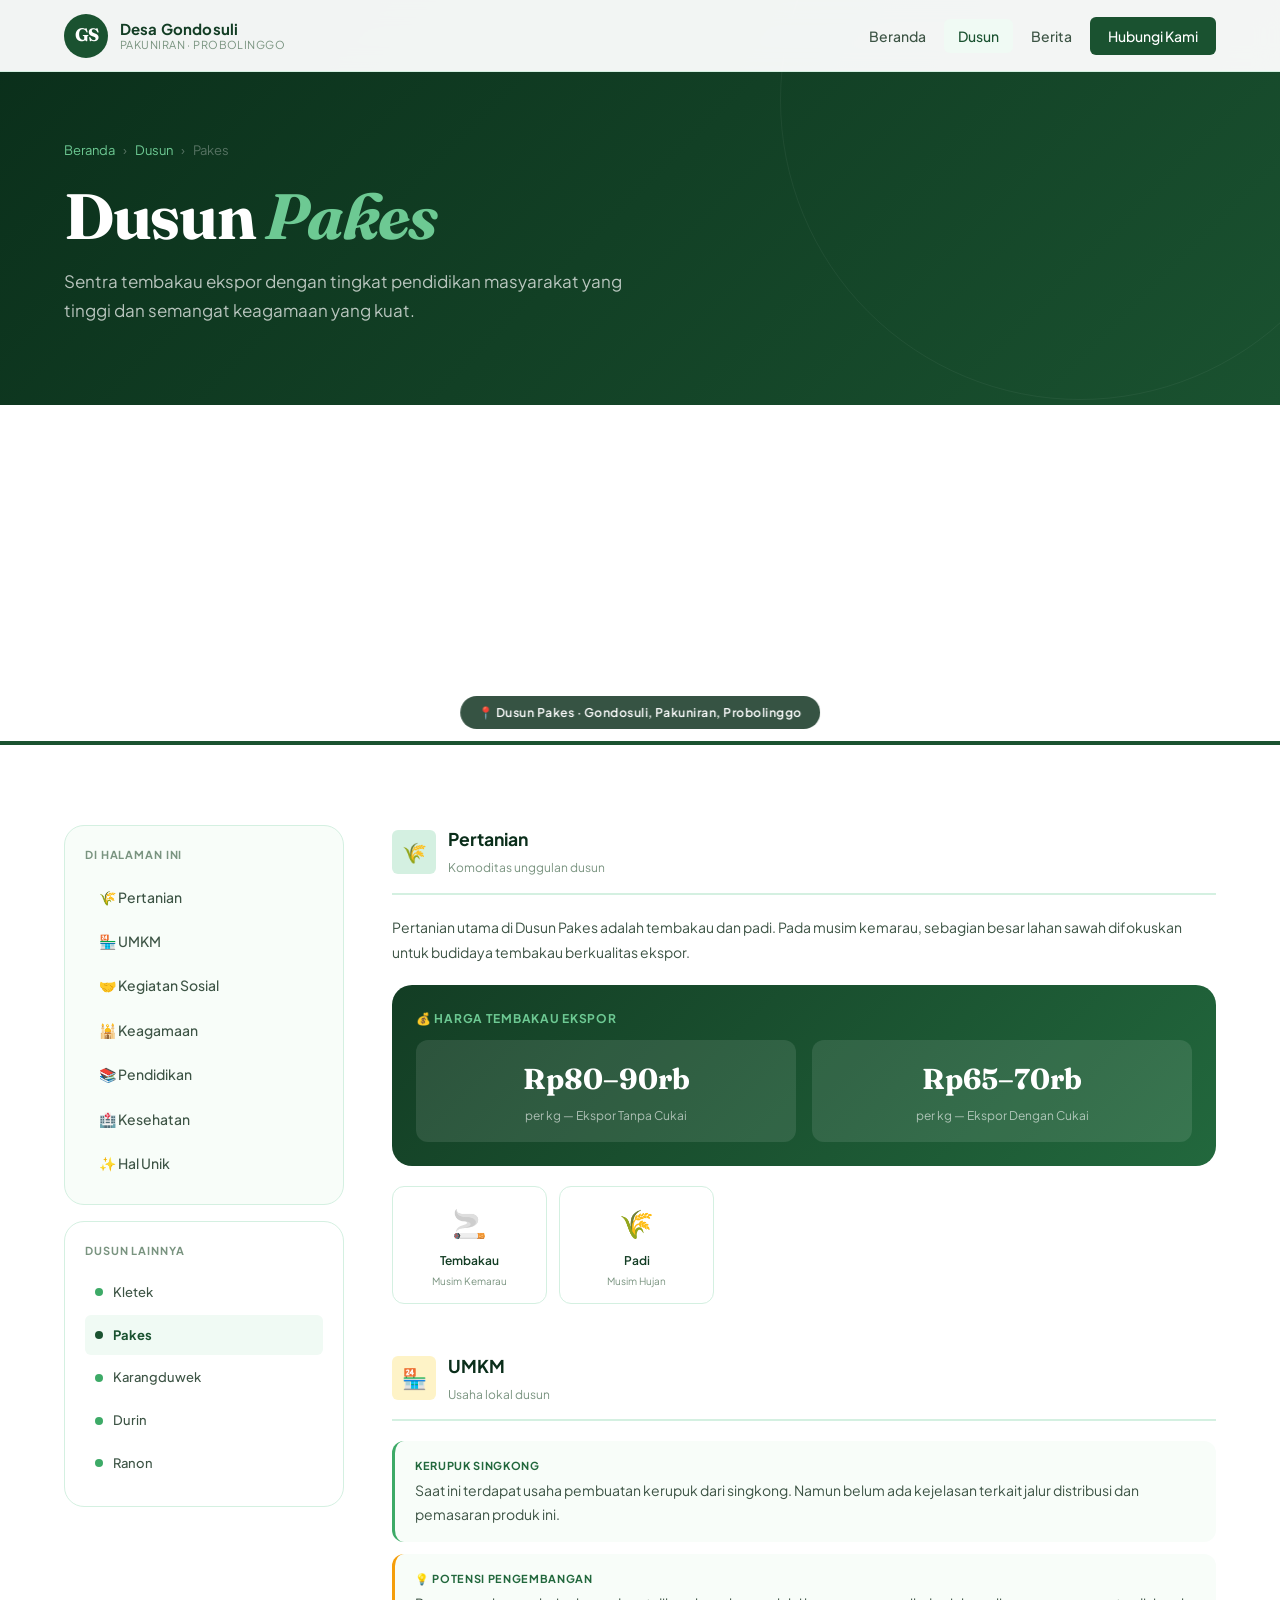
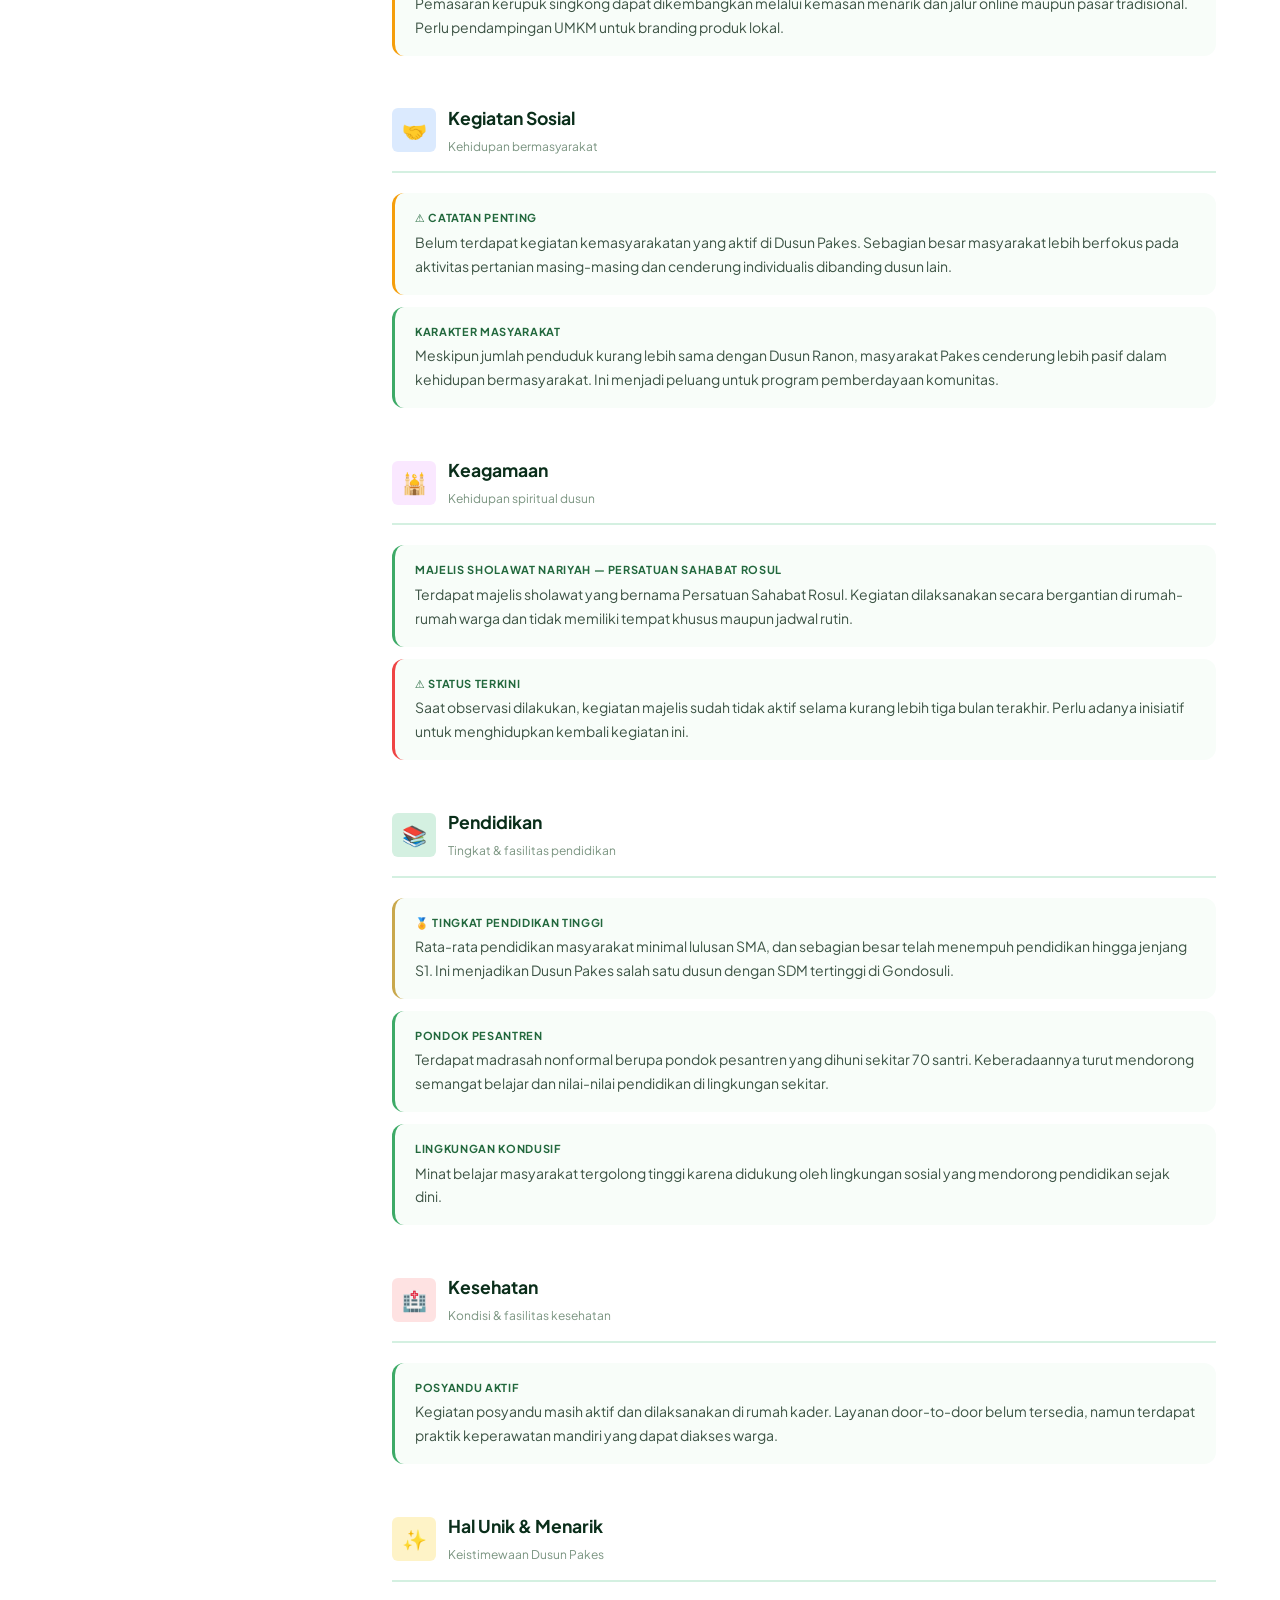
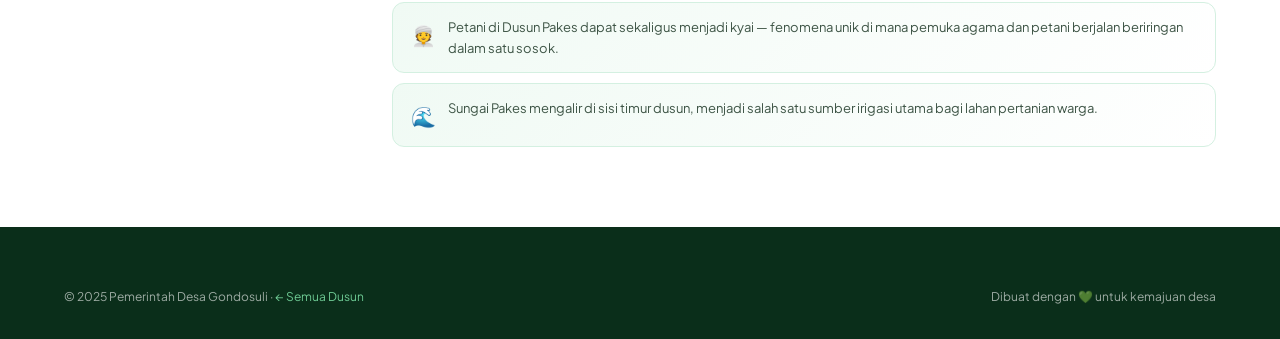
<file: pages/dusun-pakes.html>
<!DOCTYPE html>
<html lang="id">
<head>
  <meta charset="UTF-8" />
  <meta name="viewport" content="width=device-width, initial-scale=1.0" />
  <title>Dusun Pakes — Desa Gondosuli</title>
  <link rel="stylesheet" href="../css/style.css" />
  <link rel="stylesheet" href="../css/pages.css" />
  <link rel="icon" href="data:image/svg+xml,<svg xmlns='http://www.w3.org/2000/svg' viewBox='0 0 100 100'><text y='.9em' font-size='90'>🌿</text></svg>" />
</head>
<body>

  <nav class="navbar">
    <div class="nav-brand">
      <div class="nav-logo">GS</div>
      <div class="nav-brand-text">
        <div class="village">Desa Gondosuli</div>
        <div class="region">Pakuniran · Probolinggo</div>
      </div>
    </div>
    <ul class="nav-links" id="nav-links">
      <li><a href="../index.html">Beranda</a></li>
      <li><a href="dusun.html" class="active">Dusun</a></li>
      <li><a href="berita.html">Berita</a></li>
      
      <li><a href="../index.html#kontak" class="nav-cta">Hubungi Kami</a></li>
    </ul>
    <button class="hamburger"><span></span><span></span><span></span></button>
  </nav>

  <div class="page-hero">
    <div class="page-hero-inner">
      <div class="breadcrumb">
        <a href="../index.html">Beranda</a><span>›</span>
        <a href="dusun.html">Dusun</a><span>›</span>
        <span>Pakes</span>
      </div>
      <h1>Dusun <em>Pakes</em></h1>
      <p>Sentra tembakau ekspor dengan tingkat pendidikan masyarakat yang tinggi dan semangat keagamaan yang kuat.</p>
    </div>
  </div>


  <!-- MAP EMBED -->
  <div style="width:100%;height:340px;position:relative;overflow:hidden;border-bottom:4px solid var(--green-700);">
    <iframe
      src="https://maps.google.com/maps?q=Dusun+Pakes+Gondosuli+Pakuniran+Probolinggo&output=embed&z=14"
      style="width:100%;height:100%;border:none;display:block;"
      title="Peta Dusun Pakes"
      loading="lazy"
      allowfullscreen>
    </iframe>
    <div style="position:absolute;bottom:12px;left:50%;transform:translateX(-50%);background:rgba(10,46,26,.82);color:white;font-size:12px;font-weight:600;padding:7px 18px;border-radius:100px;backdrop-filter:blur(6px);letter-spacing:.04em;pointer-events:none;">
      📍 Dusun Pakes · Gondosuli, Pakuniran, Probolinggo
    </div>
  </div>
  <section class="dusun-detail-section">
    <div class="dusun-detail-layout">
      <aside class="dusun-sidebar">
        <div class="sidebar-nav">
          <h4>Di Halaman Ini</h4>
          <ul class="sidebar-nav-links">
            <li><a href="#pertanian">🌾 Pertanian</a></li>
            <li><a href="#umkm">🏪 UMKM</a></li>
            <li><a href="#sosial">🤝 Kegiatan Sosial</a></li>
            <li><a href="#keagamaan">🕌 Keagamaan</a></li>
            <li><a href="#pendidikan">📚 Pendidikan</a></li>
            <li><a href="#kesehatan">🏥 Kesehatan</a></li>
            <li><a href="#unik">✨ Hal Unik</a></li>
          </ul>
        </div>
        <div class="sidebar-other-dusun">
          <h4>Dusun Lainnya</h4>
          <a class="sidebar-dusun-link" href="dusun-kletek.html"><span class="dot"></span> Kletek</a>
          <a class="sidebar-dusun-link current" href="dusun-pakes.html"><span class="dot"></span> Pakes</a>
          <a class="sidebar-dusun-link" href="dusun-karangduwek.html"><span class="dot"></span> Karangduwek</a>
          <a class="sidebar-dusun-link" href="dusun-durin.html"><span class="dot"></span> Durin</a>
          <a class="sidebar-dusun-link" href="dusun-ranon.html"><span class="dot"></span> Ranon</a>
        </div>
      </aside>

      <div class="dusun-detail-content">

        <div class="detail-section-block fade-in" id="pertanian">
          <div class="detail-block-header">
            <div class="detail-block-icon" style="background:#d4f0e1;">🌾</div>
            <div><h3>Pertanian</h3><span>Komoditas unggulan dusun</span></div>
          </div>
          <p style="color:var(--gray-700);font-size:14px;line-height:1.8;margin-bottom:20px;">
            Pertanian utama di Dusun Pakes adalah tembakau dan padi. Pada musim kemarau, sebagian besar lahan sawah difokuskan untuk budidaya tembakau berkualitas ekspor.
          </p>

          <!-- Highlight harga -->
          <div style="background:linear-gradient(135deg,var(--green-800),var(--green-600));border-radius:var(--radius-lg);padding:24px;margin-bottom:20px;color:white;">
            <div style="font-size:12px;font-weight:700;text-transform:uppercase;letter-spacing:.06em;color:var(--green-300);margin-bottom:12px;">💰 Harga Tembakau Ekspor</div>
            <div style="display:grid;grid-template-columns:1fr 1fr;gap:16px;">
              <div style="background:rgba(255,255,255,.1);border-radius:var(--radius-md);padding:16px;text-align:center;">
                <div style="font-family:var(--font-display);font-size:1.8rem;font-weight:700;">Rp80–90rb</div>
                <div style="font-size:12px;color:rgba(255,255,255,.6);margin-top:4px;">per kg — Ekspor Tanpa Cukai</div>
              </div>
              <div style="background:rgba(255,255,255,.1);border-radius:var(--radius-md);padding:16px;text-align:center;">
                <div style="font-family:var(--font-display);font-size:1.8rem;font-weight:700;">Rp65–70rb</div>
                <div style="font-size:12px;color:rgba(255,255,255,.6);margin-top:4px;">per kg — Ekspor Dengan Cukai</div>
              </div>
            </div>
          </div>

          <div class="crop-grid">
            <div class="crop-item"><div class="crop-emoji">🚬</div><div class="crop-name">Tembakau</div><div class="crop-season">Musim Kemarau</div></div>
            <div class="crop-item"><div class="crop-emoji">🌾</div><div class="crop-name">Padi</div><div class="crop-season">Musim Hujan</div></div>
          </div>
        </div>

        <div class="detail-section-block fade-in" id="umkm">
          <div class="detail-block-header">
            <div class="detail-block-icon" style="background:#fef3c7;">🏪</div>
            <div><h3>UMKM</h3><span>Usaha lokal dusun</span></div>
          </div>
          <div class="detail-info-row">
            <h5>Kerupuk Singkong</h5>
            <p>Saat ini terdapat usaha pembuatan kerupuk dari singkong. Namun belum ada kejelasan terkait jalur distribusi dan pemasaran produk ini.</p>
          </div>
          <div class="detail-info-row" style="border-left-color:#f59e0b;">
            <h5>💡 Potensi Pengembangan</h5>
            <p>Pemasaran kerupuk singkong dapat dikembangkan melalui kemasan menarik dan jalur online maupun pasar tradisional. Perlu pendampingan UMKM untuk branding produk lokal.</p>
          </div>
        </div>

        <div class="detail-section-block fade-in" id="sosial">
          <div class="detail-block-header">
            <div class="detail-block-icon" style="background:#dbeafe;">🤝</div>
            <div><h3>Kegiatan Sosial</h3><span>Kehidupan bermasyarakat</span></div>
          </div>
          <div class="detail-info-row" style="border-left-color:#f59e0b;">
            <h5>⚠️ Catatan Penting</h5>
            <p>Belum terdapat kegiatan kemasyarakatan yang aktif di Dusun Pakes. Sebagian besar masyarakat lebih berfokus pada aktivitas pertanian masing-masing dan cenderung individualis dibanding dusun lain.</p>
          </div>
          <div class="detail-info-row">
            <h5>Karakter Masyarakat</h5>
            <p>Meskipun jumlah penduduk kurang lebih sama dengan Dusun Ranon, masyarakat Pakes cenderung lebih pasif dalam kehidupan bermasyarakat. Ini menjadi peluang untuk program pemberdayaan komunitas.</p>
          </div>
        </div>

        <div class="detail-section-block fade-in" id="keagamaan">
          <div class="detail-block-header">
            <div class="detail-block-icon" style="background:#fae8ff;">🕌</div>
            <div><h3>Keagamaan</h3><span>Kehidupan spiritual dusun</span></div>
          </div>
          <div class="detail-info-row">
            <h5>Majelis Sholawat Nariyah — Persatuan Sahabat Rosul</h5>
            <p>Terdapat majelis sholawat yang bernama Persatuan Sahabat Rosul. Kegiatan dilaksanakan secara bergantian di rumah-rumah warga dan tidak memiliki tempat khusus maupun jadwal rutin.</p>
          </div>
          <div class="detail-info-row" style="border-left-color:#ef4444;">
            <h5>⚠️ Status Terkini</h5>
            <p>Saat observasi dilakukan, kegiatan majelis sudah tidak aktif selama kurang lebih tiga bulan terakhir. Perlu adanya inisiatif untuk menghidupkan kembali kegiatan ini.</p>
          </div>
        </div>

        <div class="detail-section-block fade-in" id="pendidikan">
          <div class="detail-block-header">
            <div class="detail-block-icon" style="background:#d4f0e1;">📚</div>
            <div><h3>Pendidikan</h3><span>Tingkat & fasilitas pendidikan</span></div>
          </div>
          <div class="detail-info-row" style="border-left-color:var(--gold);">
            <h5>🏅 Tingkat Pendidikan Tinggi</h5>
            <p>Rata-rata pendidikan masyarakat minimal lulusan SMA, dan sebagian besar telah menempuh pendidikan hingga jenjang S1. Ini menjadikan Dusun Pakes salah satu dusun dengan SDM tertinggi di Gondosuli.</p>
          </div>
          <div class="detail-info-row">
            <h5>Pondok Pesantren</h5>
            <p>Terdapat madrasah nonformal berupa pondok pesantren yang dihuni sekitar 70 santri. Keberadaannya turut mendorong semangat belajar dan nilai-nilai pendidikan di lingkungan sekitar.</p>
          </div>
          <div class="detail-info-row">
            <h5>Lingkungan Kondusif</h5>
            <p>Minat belajar masyarakat tergolong tinggi karena didukung oleh lingkungan sosial yang mendorong pendidikan sejak dini.</p>
          </div>
        </div>

        <div class="detail-section-block fade-in" id="kesehatan">
          <div class="detail-block-header">
            <div class="detail-block-icon" style="background:#fee2e2;">🏥</div>
            <div><h3>Kesehatan</h3><span>Kondisi & fasilitas kesehatan</span></div>
          </div>
          <div class="detail-info-row">
            <h5>Posyandu Aktif</h5>
            <p>Kegiatan posyandu masih aktif dan dilaksanakan di rumah kader. Layanan door-to-door belum tersedia, namun terdapat praktik keperawatan mandiri yang dapat diakses warga.</p>
          </div>
        </div>

        <div class="detail-section-block fade-in" id="unik">
          <div class="detail-block-header">
            <div class="detail-block-icon" style="background:#fef3c7;">✨</div>
            <div><h3>Hal Unik & Menarik</h3><span>Keistimewaan Dusun Pakes</span></div>
          </div>
          <div class="unique-cards">
            <div class="unique-card">
              <span class="u-icon">👳</span>
              <p>Petani di Dusun Pakes dapat sekaligus menjadi kyai — fenomena unik di mana pemuka agama dan petani berjalan beriringan dalam satu sosok.</p>
            </div>
            <div class="unique-card">
              <span class="u-icon">🌊</span>
              <p>Sungai Pakes mengalir di sisi timur dusun, menjadi salah satu sumber irigasi utama bagi lahan pertanian warga.</p>
            </div>
          </div>
        </div>

      </div>
    </div>
  </section>

  <footer class="footer">
    <div class="footer-bottom" style="border-top:none;padding-top:0;">
      <p>© 2025 Pemerintah Desa Gondosuli · <a href="dusun.html" style="color:var(--green-300);">← Semua Dusun</a></p>
      <p>Dibuat dengan 💚 untuk kemajuan desa</p>
    </div>
  </footer>

  <script src="../js/main.js"></script>
  <script>
    const obs = new IntersectionObserver(entries => {
      entries.forEach(e => { if(e.isIntersecting) { e.target.classList.add('visible'); obs.unobserve(e.target); } });
    }, { threshold: 0.1 });
    document.querySelectorAll('.fade-in').forEach(el => obs.observe(el));
  </script>
</body>
</html>
</file>
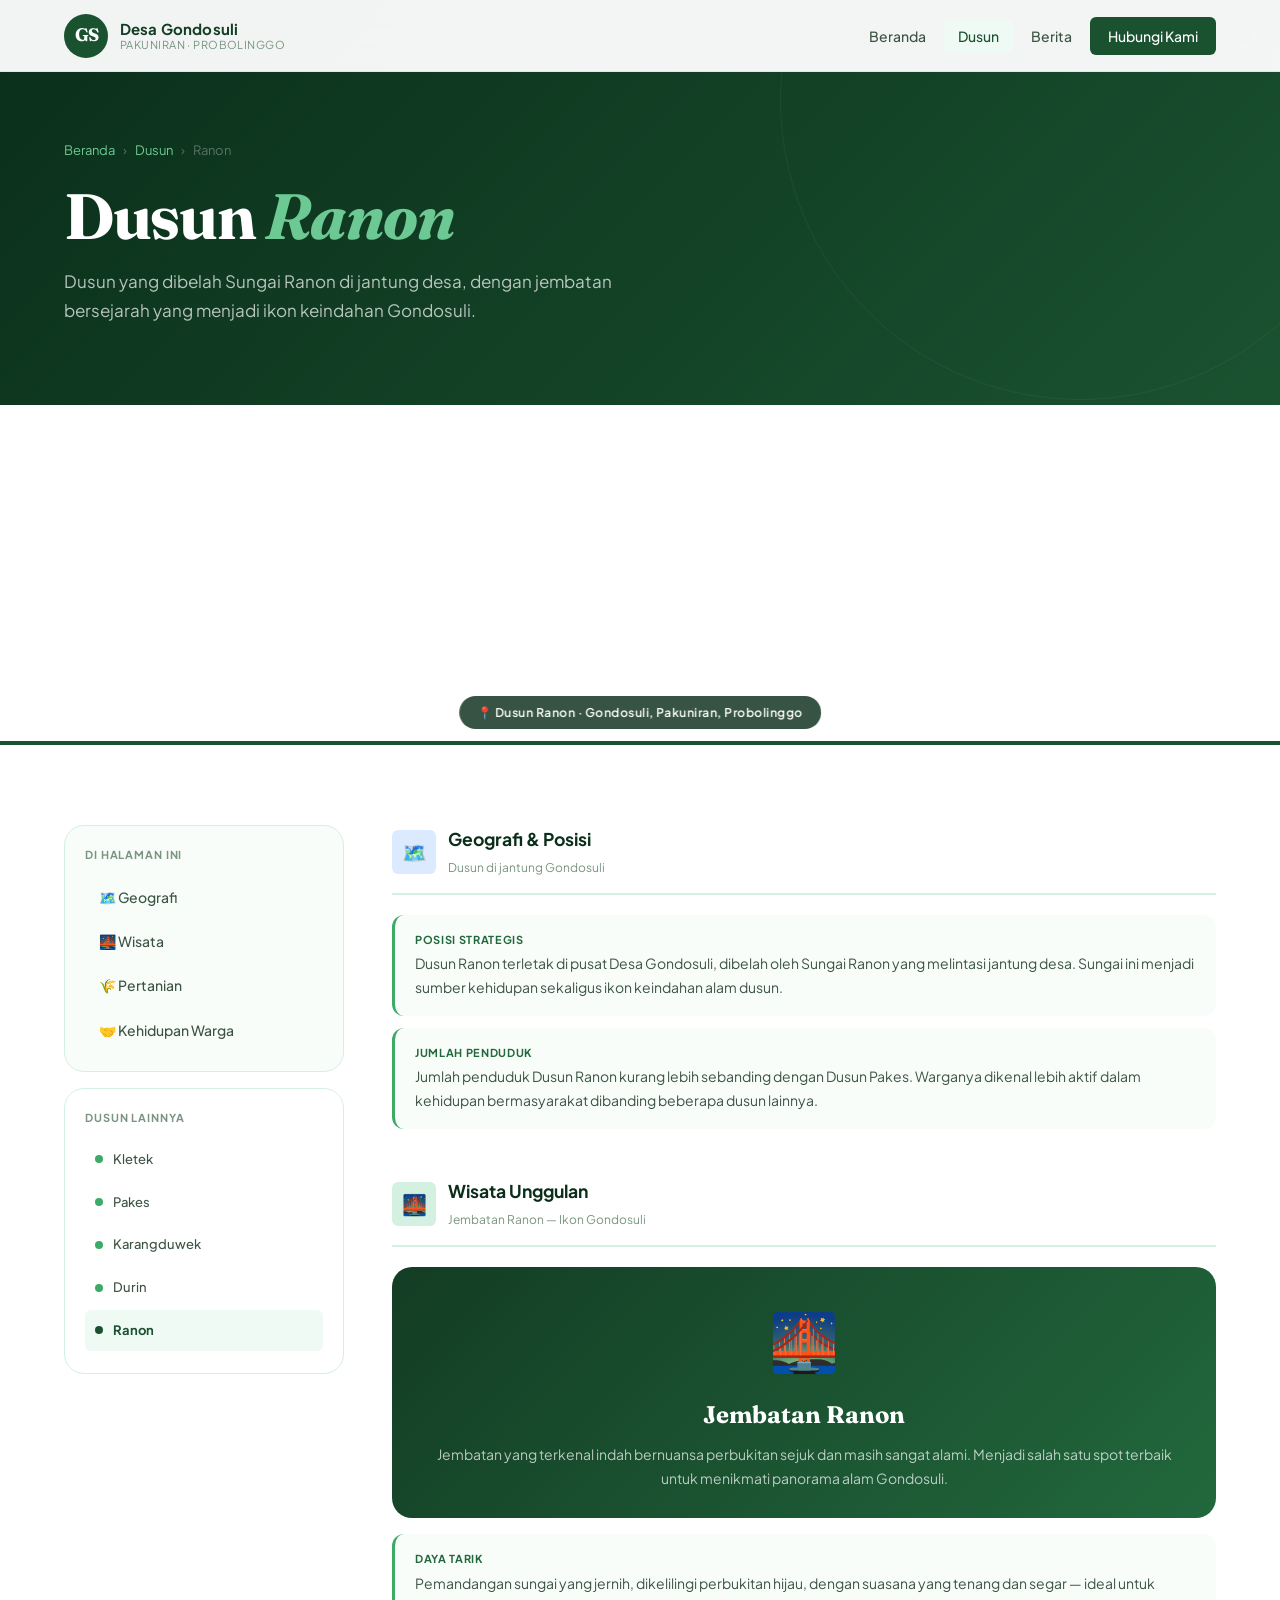
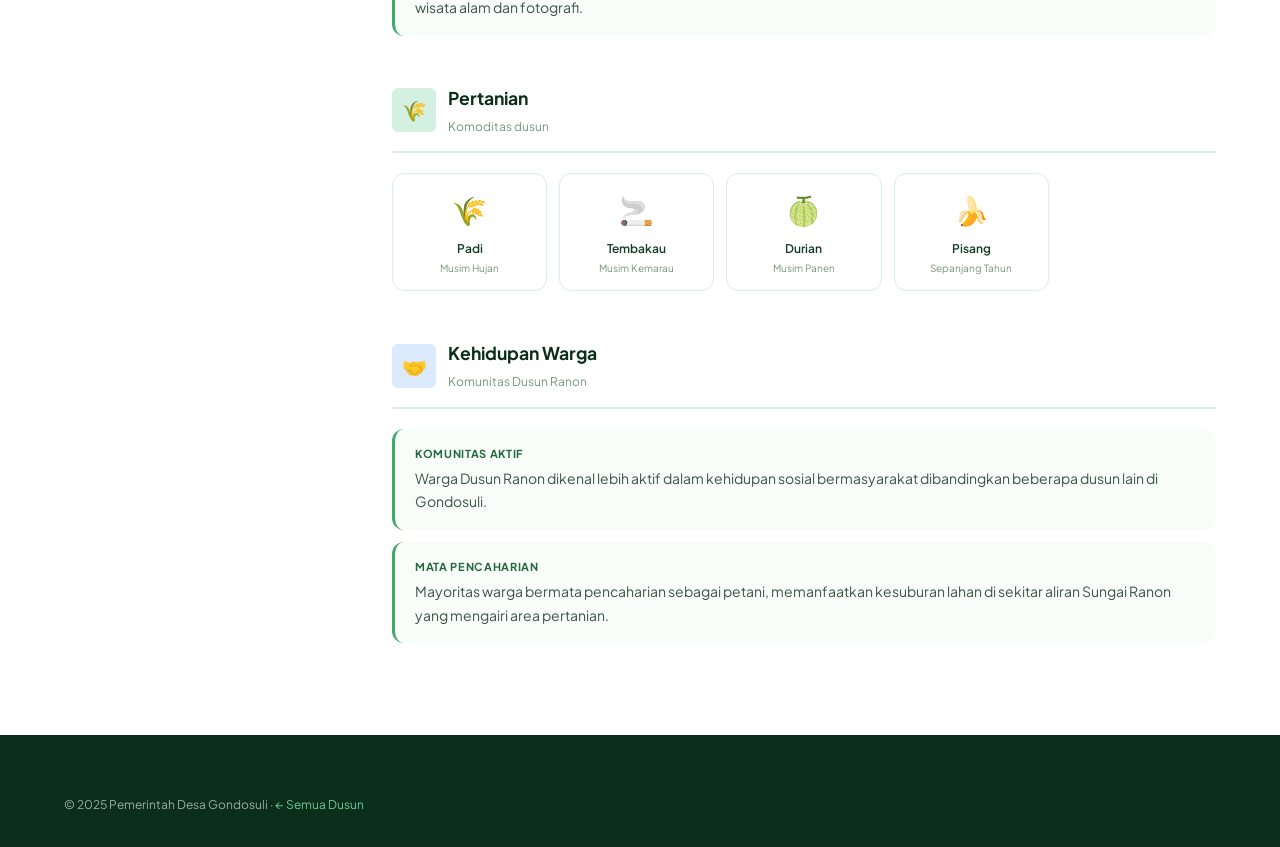
<file: pages/dusun-ranon.html>
<!DOCTYPE html>
<html lang="id">
<head>
  <meta charset="UTF-8" /><meta name="viewport" content="width=device-width, initial-scale=1.0" />
  <title>Dusun Ranon — Desa Gondosuli</title>
  <link rel="stylesheet" href="../css/style.css" /><link rel="stylesheet" href="../css/pages.css" />
</head>
<body>
  <nav class="navbar">
    <div class="nav-brand"><div class="nav-logo">GS</div><div class="nav-brand-text"><div class="village">Desa Gondosuli</div><div class="region">Pakuniran · Probolinggo</div></div></div>
    <ul class="nav-links" id="nav-links">
      <li><a href="../index.html">Beranda</a></li><li><a href="dusun.html" class="active">Dusun</a></li>
      <li><a href="berita.html">Berita</a></li>
      <li><a href="../index.html#kontak" class="nav-cta">Hubungi Kami</a></li>
    </ul>
    <button class="hamburger"><span></span><span></span><span></span></button>
  </nav>

  <div class="page-hero">
    <div class="page-hero-inner">
      <div class="breadcrumb"><a href="../index.html">Beranda</a><span>›</span><a href="dusun.html">Dusun</a><span>›</span><span>Ranon</span></div>
      <h1>Dusun <em>Ranon</em></h1>
      <p>Dusun yang dibelah Sungai Ranon di jantung desa, dengan jembatan bersejarah yang menjadi ikon keindahan Gondosuli.</p>
    </div>
  </div>


  <!-- MAP EMBED -->
  <div style="width:100%;height:340px;position:relative;overflow:hidden;border-bottom:4px solid var(--green-700);">
    <iframe
      src="https://maps.google.com/maps?q=Dusun+Ranon+Gondosuli+Pakuniran+Probolinggo&output=embed&z=14"
      style="width:100%;height:100%;border:none;display:block;"
      title="Peta Dusun Ranon"
      loading="lazy"
      allowfullscreen>
    </iframe>
    <div style="position:absolute;bottom:12px;left:50%;transform:translateX(-50%);background:rgba(10,46,26,.82);color:white;font-size:12px;font-weight:600;padding:7px 18px;border-radius:100px;backdrop-filter:blur(6px);letter-spacing:.04em;pointer-events:none;">
      📍 Dusun Ranon · Gondosuli, Pakuniran, Probolinggo
    </div>
  </div>
  <section class="dusun-detail-section">
    <div class="dusun-detail-layout">
      <aside class="dusun-sidebar">
        <div class="sidebar-nav"><h4>Di Halaman Ini</h4>
          <ul class="sidebar-nav-links">
            <li><a href="#geografi">🗺️ Geografi</a></li>
            <li><a href="#wisata">🌉 Wisata</a></li>
            <li><a href="#pertanian">🌾 Pertanian</a></li>
            <li><a href="#sosial">🤝 Kehidupan Warga</a></li>
          </ul>
        </div>
        <div class="sidebar-other-dusun"><h4>Dusun Lainnya</h4>
          <a class="sidebar-dusun-link" href="dusun-kletek.html"><span class="dot"></span> Kletek</a>
          <a class="sidebar-dusun-link" href="dusun-pakes.html"><span class="dot"></span> Pakes</a>
          <a class="sidebar-dusun-link" href="dusun-karangduwek.html"><span class="dot"></span> Karangduwek</a>
          <a class="sidebar-dusun-link" href="dusun-durin.html"><span class="dot"></span> Durin</a>
          <a class="sidebar-dusun-link current" href="dusun-ranon.html"><span class="dot"></span> Ranon</a>
        </div>
      </aside>

      <div class="dusun-detail-content">
        <div class="detail-section-block fade-in" id="geografi">
          <div class="detail-block-header"><div class="detail-block-icon" style="background:#dbeafe;">🗺️</div><div><h3>Geografi & Posisi</h3><span>Dusun di jantung Gondosuli</span></div></div>
          <div class="detail-info-row"><h5>Posisi Strategis</h5><p>Dusun Ranon terletak di pusat Desa Gondosuli, dibelah oleh Sungai Ranon yang melintasi jantung desa. Sungai ini menjadi sumber kehidupan sekaligus ikon keindahan alam dusun.</p></div>
          <div class="detail-info-row"><h5>Jumlah Penduduk</h5><p>Jumlah penduduk Dusun Ranon kurang lebih sebanding dengan Dusun Pakes. Warganya dikenal lebih aktif dalam kehidupan bermasyarakat dibanding beberapa dusun lainnya.</p></div>
        </div>

        <div class="detail-section-block fade-in" id="wisata">
          <div class="detail-block-header"><div class="detail-block-icon" style="background:#d4f0e1;">🌉</div><div><h3>Wisata Unggulan</h3><span>Jembatan Ranon — Ikon Gondosuli</span></div></div>
          <div style="background:linear-gradient(135deg,var(--green-800),var(--green-600));border-radius:var(--radius-lg);padding:28px;color:white;margin-bottom:16px;text-align:center;">
            <div style="font-size:56px;margin-bottom:12px;">🌉</div>
            <h3 style="font-family:var(--font-display);font-size:1.5rem;margin-bottom:8px;">Jembatan Ranon</h3>
            <p style="color:rgba(255,255,255,.7);font-size:14px;line-height:1.7;">Jembatan yang terkenal indah bernuansa perbukitan sejuk dan masih sangat alami. Menjadi salah satu spot terbaik untuk menikmati panorama alam Gondosuli.</p>
          </div>
          <div class="detail-info-row"><h5>Daya Tarik</h5><p>Pemandangan sungai yang jernih, dikelilingi perbukitan hijau, dengan suasana yang tenang dan segar — ideal untuk wisata alam dan fotografi.</p></div>
        </div>

        <div class="detail-section-block fade-in" id="pertanian">
          <div class="detail-block-header"><div class="detail-block-icon" style="background:#d4f0e1;">🌾</div><div><h3>Pertanian</h3><span>Komoditas dusun</span></div></div>
          <div class="crop-grid">
            <div class="crop-item"><div class="crop-emoji">🌾</div><div class="crop-name">Padi</div><div class="crop-season">Musim Hujan</div></div>
            <div class="crop-item"><div class="crop-emoji">🚬</div><div class="crop-name">Tembakau</div><div class="crop-season">Musim Kemarau</div></div>
            <div class="crop-item"><div class="crop-emoji">🍈</div><div class="crop-name">Durian</div><div class="crop-season">Musim Panen</div></div>
            <div class="crop-item"><div class="crop-emoji">🍌</div><div class="crop-name">Pisang</div><div class="crop-season">Sepanjang Tahun</div></div>
          </div>
        </div>

        <div class="detail-section-block fade-in" id="sosial">
          <div class="detail-block-header"><div class="detail-block-icon" style="background:#dbeafe;">🤝</div><div><h3>Kehidupan Warga</h3><span>Komunitas Dusun Ranon</span></div></div>
          <div class="detail-info-row"><h5>Komunitas Aktif</h5><p>Warga Dusun Ranon dikenal lebih aktif dalam kehidupan sosial bermasyarakat dibandingkan beberapa dusun lain di Gondosuli.</p></div>
          <div class="detail-info-row"><h5>Mata Pencaharian</h5><p>Mayoritas warga bermata pencaharian sebagai petani, memanfaatkan kesuburan lahan di sekitar aliran Sungai Ranon yang mengairi area pertanian.</p></div>
        </div>
      </div>
    </div>
  </section>

  <footer class="footer">
    <div class="footer-bottom" style="border-top:none;padding-top:0;">
      <p>© 2025 Pemerintah Desa Gondosuli · <a href="dusun.html" style="color:var(--green-300);">← Semua Dusun</a></p>
    </div>
  </footer>
  <script src="../js/main.js"></script>
  <script>
    const obs=new IntersectionObserver(e=>{e.forEach(x=>{if(x.isIntersecting){x.target.classList.add('visible');obs.unobserve(x.target);}});},{threshold:.1});
    document.querySelectorAll('.fade-in').forEach(el=>obs.observe(el));
  </script>
</body>
</html>
</file>
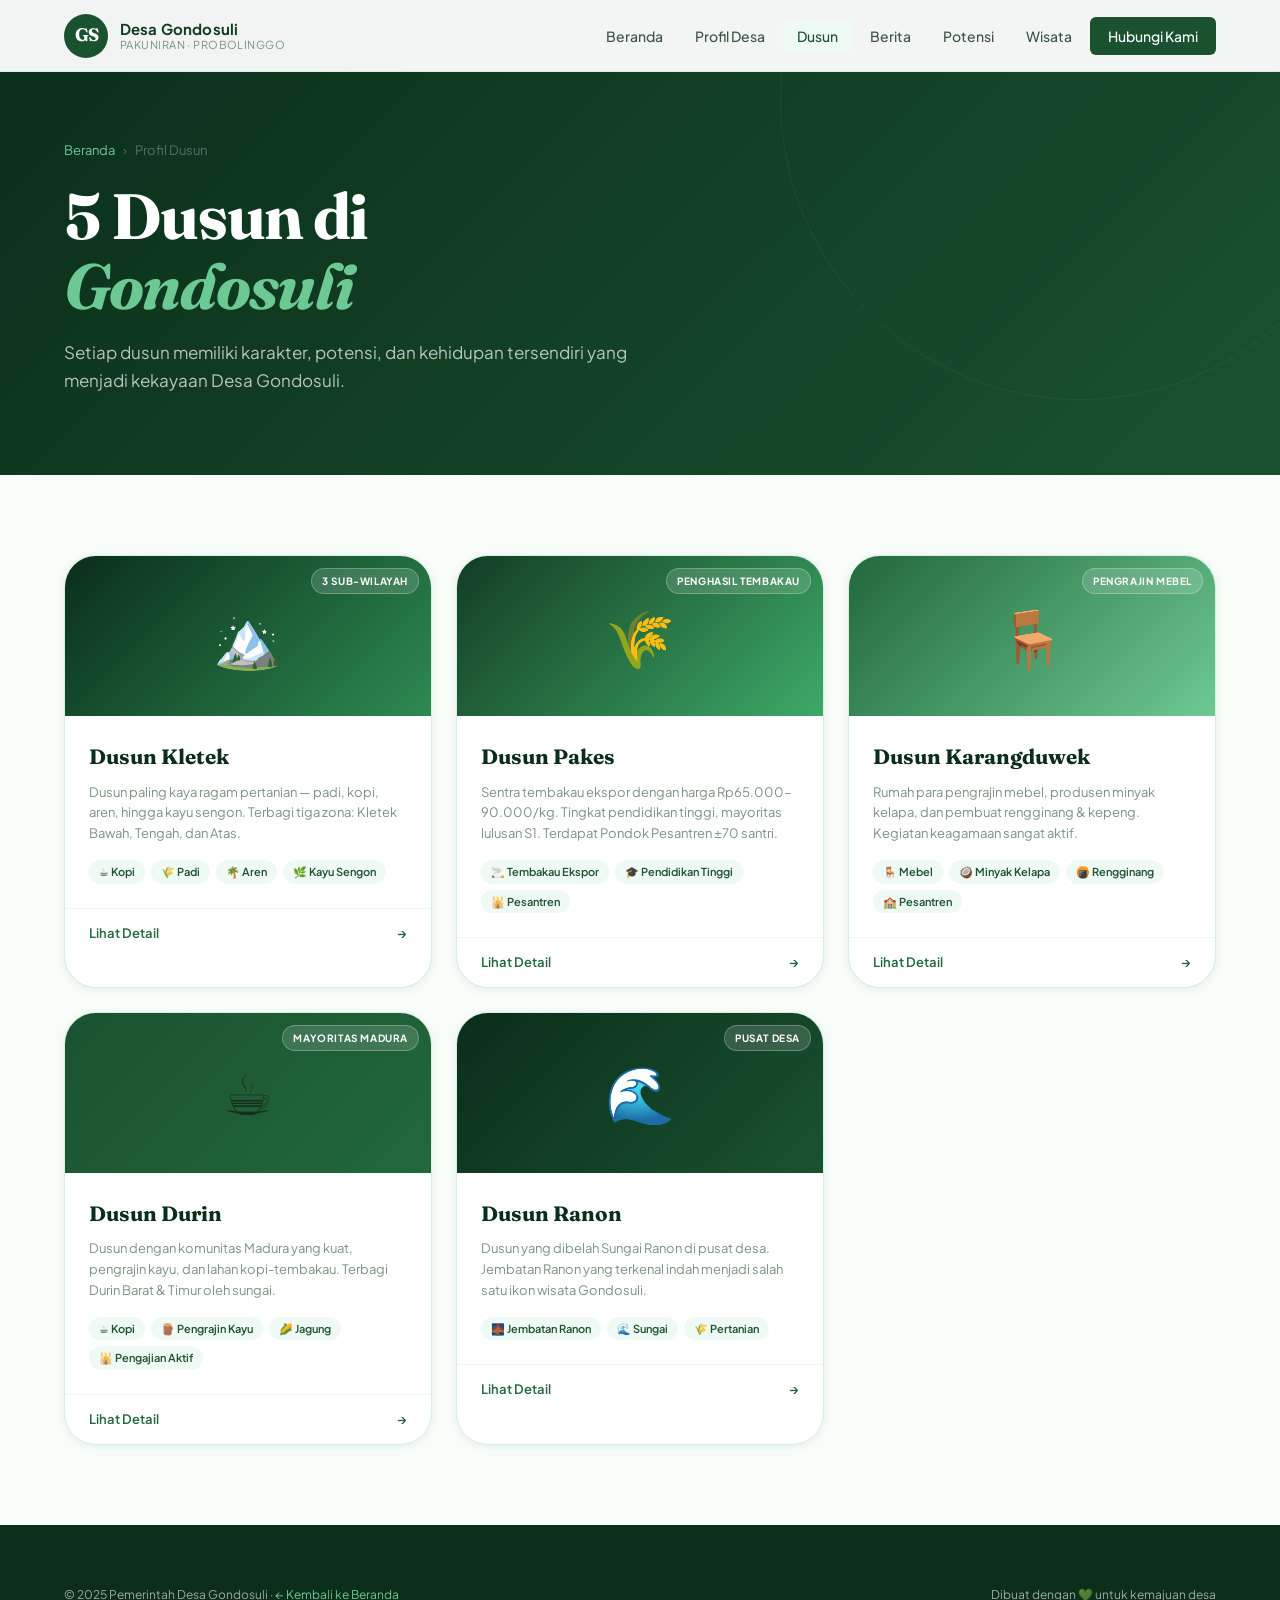
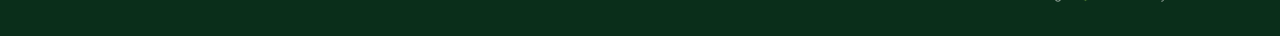
<file: pages/dusun.html>
<!DOCTYPE html>
<html lang="id">
<head>
  <meta charset="UTF-8" />
  <meta name="viewport" content="width=device-width, initial-scale=1.0" />
  <title>Profil Dusun — Desa Gondosuli</title>
  <link rel="stylesheet" href="../css/style.css" />
  <link rel="stylesheet" href="../css/pages.css" />
  <link rel="icon" href="data:image/svg+xml,<svg xmlns='http://www.w3.org/2000/svg' viewBox='0 0 100 100'><text y='.9em' font-size='90'>🌿</text></svg>" />
</head>
<body>

  <!-- NAVBAR -->
  <nav class="navbar" role="navigation">
    <div class="nav-brand">
      <div class="nav-logo">GS</div>
      <div class="nav-brand-text">
        <div class="village">Desa Gondosuli</div>
        <div class="region">Pakuniran · Probolinggo</div>
      </div>
    </div>
    <ul class="nav-links" id="nav-links">
      <li><a href="../index.html">Beranda</a></li>
      <li><a href="../index.html#profil">Profil Desa</a></li>
      <li><a href="dusun.html" class="active">Dusun</a></li>
      <li><a href="berita.html">Berita</a></li>
      <li><a href="../index.html#potensi">Potensi</a></li>
      <li><a href="../index.html#wisata">Wisata</a></li>
      
      <li><a href="../index.html#kontak" class="nav-cta">Hubungi Kami</a></li>
    </ul>
    <button class="hamburger" aria-label="Buka menu">
      <span></span><span></span><span></span>
    </button>
  </nav>

  <!-- PAGE HERO -->
  <div class="page-hero">
    <div class="page-hero-inner">
      <div class="breadcrumb">
        <a href="../index.html">Beranda</a>
        <span>›</span>
        <span>Profil Dusun</span>
      </div>
      <h1>5 Dusun di<br><em>Gondosuli</em></h1>
      <p>Setiap dusun memiliki karakter, potensi, dan kehidupan tersendiri yang menjadi kekayaan Desa Gondosuli.</p>
    </div>
  </div>

  <!-- DUSUN LIST -->
  <section class="dusun-list-section">
    <div class="dusun-cards-grid">

      <!-- Kletek -->
      <a href="dusun-kletek.html" class="dusun-card-main fade-in">
        <div class="dusun-card-thumb" style="background:linear-gradient(135deg,#0a2e1a,#2d8a52);">
          🏔️
          <div class="dusun-card-badge">3 Sub-Wilayah</div>
        </div>
        <div class="dusun-card-body">
          <h3>Dusun Kletek</h3>
          <p>Dusun paling kaya ragam pertanian — padi, kopi, aren, hingga kayu sengon. Terbagi tiga zona: Kletek Bawah, Tengah, dan Atas.</p>
          <div class="dusun-tags">
            <span class="dusun-tag-chip">☕ Kopi</span>
            <span class="dusun-tag-chip">🌾 Padi</span>
            <span class="dusun-tag-chip">🌴 Aren</span>
            <span class="dusun-tag-chip">🌿 Kayu Sengon</span>
          </div>
        </div>
        <div class="dusun-card-footer">
          <span>Lihat Detail</span>
          <span>→</span>
        </div>
      </a>

      <!-- Pakes -->
      <a href="dusun-pakes.html" class="dusun-card-main fade-in">
        <div class="dusun-card-thumb" style="background:linear-gradient(135deg,#133d24,#3daa67);">
          🌾
          <div class="dusun-card-badge">Penghasil Tembakau</div>
        </div>
        <div class="dusun-card-body">
          <h3>Dusun Pakes</h3>
          <p>Sentra tembakau ekspor dengan harga Rp65.000–90.000/kg. Tingkat pendidikan tinggi, mayoritas lulusan S1. Terdapat Pondok Pesantren ±70 santri.</p>
          <div class="dusun-tags">
            <span class="dusun-tag-chip">🚬 Tembakau Ekspor</span>
            <span class="dusun-tag-chip">🎓 Pendidikan Tinggi</span>
            <span class="dusun-tag-chip">🕌 Pesantren</span>
          </div>
        </div>
        <div class="dusun-card-footer">
          <span>Lihat Detail</span>
          <span>→</span>
        </div>
      </a>

      <!-- Karangduwek -->
      <a href="dusun-karangduwek.html" class="dusun-card-main fade-in">
        <div class="dusun-card-thumb" style="background:linear-gradient(135deg,#22683d,#6dc993);">
          🪑
          <div class="dusun-card-badge">Pengrajin Mebel</div>
        </div>
        <div class="dusun-card-body">
          <h3>Dusun Karangduwek</h3>
          <p>Rumah para pengrajin mebel, produsen minyak kelapa, dan pembuat rengginang & kepeng. Kegiatan keagamaan sangat aktif.</p>
          <div class="dusun-tags">
            <span class="dusun-tag-chip">🪑 Mebel</span>
            <span class="dusun-tag-chip">🥥 Minyak Kelapa</span>
            <span class="dusun-tag-chip">🍘 Rengginang</span>
            <span class="dusun-tag-chip">🏫 Pesantren</span>
          </div>
        </div>
        <div class="dusun-card-footer">
          <span>Lihat Detail</span>
          <span>→</span>
        </div>
      </a>

      <!-- Durin -->
      <a href="dusun-durin.html" class="dusun-card-main fade-in">
        <div class="dusun-card-thumb" style="background:linear-gradient(135deg,#1a5230,#22683d);">
          ☕
          <div class="dusun-card-badge">Mayoritas Madura</div>
        </div>
        <div class="dusun-card-body">
          <h3>Dusun Durin</h3>
          <p>Dusun dengan komunitas Madura yang kuat, pengrajin kayu, dan lahan kopi-tembakau. Terbagi Durin Barat & Timur oleh sungai.</p>
          <div class="dusun-tags">
            <span class="dusun-tag-chip">☕ Kopi</span>
            <span class="dusun-tag-chip">🪵 Pengrajin Kayu</span>
            <span class="dusun-tag-chip">🌽 Jagung</span>
            <span class="dusun-tag-chip">🕌 Pengajian Aktif</span>
          </div>
        </div>
        <div class="dusun-card-footer">
          <span>Lihat Detail</span>
          <span>→</span>
        </div>
      </a>

      <!-- Ranon -->
      <a href="dusun-ranon.html" class="dusun-card-main fade-in">
        <div class="dusun-card-thumb" style="background:linear-gradient(135deg,#0a2e1a,#1a5230);">
          🌊
          <div class="dusun-card-badge">Pusat Desa</div>
        </div>
        <div class="dusun-card-body">
          <h3>Dusun Ranon</h3>
          <p>Dusun yang dibelah Sungai Ranon di pusat desa. Jembatan Ranon yang terkenal indah menjadi salah satu ikon wisata Gondosuli.</p>
          <div class="dusun-tags">
            <span class="dusun-tag-chip">🌉 Jembatan Ranon</span>
            <span class="dusun-tag-chip">🌊 Sungai</span>
            <span class="dusun-tag-chip">🌾 Pertanian</span>
          </div>
        </div>
        <div class="dusun-card-footer">
          <span>Lihat Detail</span>
          <span>→</span>
        </div>
      </a>

    </div>
  </section>

  <!-- FOOTER -->
  <footer class="footer">
    <div class="footer-bottom" style="border-top:none;padding-top:0;">
      <p>© 2025 Pemerintah Desa Gondosuli · <a href="../index.html" style="color:var(--green-300);">← Kembali ke Beranda</a></p>
      <p>Dibuat dengan 💚 untuk kemajuan desa</p>
    </div>
  </footer>

  <script src="../js/main.js"></script>
  <script>
    // Fade in
    document.querySelectorAll('.fade-in').forEach((el, i) => {
      setTimeout(() => el.classList.add('visible'), i * 100);
    });
  </script>
</body>
</html>
</file>
<file: css/style.css>
/* ============================================
   DESA GONDOSULI — Design System
   Graphic Standard Manual
   Palette: Hijau & Putih
   ============================================ */

@import url('https://fonts.googleapis.com/css2?family=Plus+Jakarta+Sans:wght@300;400;500;600;700;800&family=Caveat:wght@500;600;700&family=Fraunces:opsz,wght@9..144,400;9..144,500;9..144,700&display=swap');

/* --- CSS Variables (Token System) --- */
:root {
  --green-900: #0a2e1a;
  --green-800: #133d24;
  --green-700: #1a5230;
  --green-600: #22683d;
  --green-500: #2d8a52;
  --green-400: #3daa67;
  --green-300: #6dc993;
  --green-100: #d4f0e1;
  --green-50:  #f0faf4;

  --gold:      #c9a84c;
  --white:     #ffffff;
  --off-white: #f8fdf9;
  --gray-100:  #f1f5f2;
  --gray-300:  #c8d5cc;
  --gray-500:  #7a9480;
  --gray-700:  #3d5445;
  --gray-900:  #1a2e20;

  --font-display: 'Fraunces', Georgia, serif;
  --font-hand:    'Caveat', cursive;
  --font-body:    'Plus Jakarta Sans', system-ui, sans-serif;

  --radius-sm:  6px;
  --radius-md:  12px;
  --radius-lg:  20px;
  --radius-xl:  32px;

  --shadow-sm: 0 2px 8px rgba(10,46,26,.08);
  --shadow-md: 0 6px 24px rgba(10,46,26,.12);
  --shadow-lg: 0 16px 48px rgba(10,46,26,.16);

  --transition: 0.3s cubic-bezier(0.4, 0, 0.2, 1);
}

/* --- Reset & Base --- */
*, *::before, *::after { box-sizing: border-box; margin: 0; padding: 0; }
html { scroll-behavior: smooth; font-size: 16px; }
body {
  font-family: var(--font-body);
  background: var(--white);
  color: var(--gray-900);
  line-height: 1.6;
  overflow-x: hidden;
}
img { max-width: 100%; display: block; }
a { text-decoration: none; color: inherit; }

/* ============================================
   NAVBAR
   ============================================ */
.navbar {
  position: fixed;
  top: 0; left: 0; right: 0;
  z-index: 1000;
  padding: 0 5%;
  display: flex;
  align-items: center;
  justify-content: space-between;
  height: 72px;
  background: rgba(255,255,255,0.95);
  backdrop-filter: blur(12px);
  border-bottom: 1px solid var(--green-100);
  transition: var(--transition);
}
.navbar.scrolled {
  box-shadow: var(--shadow-md);
}
.nav-brand {
  display: flex;
  align-items: center;
  gap: 12px;
}
.nav-logo {
  width: 44px; height: 44px;
  background: var(--green-700);
  border-radius: 50%;
  display: flex; align-items: center; justify-content: center;
  font-family: var(--font-display);
  font-size: 18px;
  color: white;
  font-weight: 700;
  letter-spacing: -1px;
  flex-shrink: 0;
}
.nav-brand-text {
  line-height: 1.2;
}
.nav-brand-text .village { font-weight: 700; font-size: 15px; color: var(--green-800); letter-spacing: 0.01em; }
.nav-brand-text .region  { font-size: 11px; color: var(--gray-500); font-weight: 400; letter-spacing: 0.04em; text-transform: uppercase; }

.nav-links {
  display: flex;
  align-items: center;
  gap: 4px;
  list-style: none;
}
.nav-links a {
  padding: 8px 14px;
  border-radius: var(--radius-sm);
  font-size: 14px;
  font-weight: 500;
  color: var(--gray-700);
  transition: var(--transition);
}
.nav-links a:hover,
.nav-links a.active {
  background: var(--green-50);
  color: var(--green-700);
}
.nav-cta {
  background: var(--green-700) !important;
  color: white !important;
  border-radius: var(--radius-sm) !important;
  padding: 10px 18px !important;
}
.nav-cta:hover { background: var(--green-600) !important; }

.hamburger {
  display: none;
  flex-direction: column;
  gap: 5px;
  cursor: pointer;
  padding: 4px;
}
.hamburger span {
  width: 24px; height: 2px;
  background: var(--green-800);
  border-radius: 2px;
  transition: var(--transition);
}

/* ============================================
   HERO SECTION
   ============================================ */
.hero {
  min-height: 100vh;
  display: flex;
  flex-direction: column;
  align-items: center;
  justify-content: center;
  position: relative;
  overflow: hidden;
  padding: 120px 5% 80px;
  background: #0a2e1a;
}
.hero-pattern {
  position: absolute;
  inset: 0;
  background-image:
    radial-gradient(circle at 20% 20%, rgba(255,255,255,0.04) 0%, transparent 50%),
    radial-gradient(circle at 80% 80%, rgba(255,255,255,0.04) 0%, transparent 50%);
}
.hero-shapes {
  position: absolute;
  inset: 0;
  overflow: hidden;
  pointer-events: none;
}
.hero-shapes::before {
  content: '';
  position: absolute;
  width: 500px; height: 500px;
  border: 1px solid rgba(255,255,255,0.06);
  border-radius: 50%;
  top: -100px; right: -100px;
}
.hero-shapes::after {
  content: '';
  position: absolute;
  width: 300px; height: 300px;
  border: 1px solid rgba(255,255,255,0.06);
  border-radius: 50%;
  bottom: -50px; left: 10%;
}

.hero-content {
  position: relative;
  z-index: 2;
  max-width: 820px;
  width: 100%;
  display: flex;
  flex-direction: column;
  align-items: center;
  text-align: center;
}
.hero-eyebrow {
  display: inline-flex;
  align-items: center;
  gap: 8px;
  background: rgba(255,255,255,0.12);
  border: 1px solid rgba(255,255,255,0.2);
  border-radius: 100px;
  padding: 6px 16px;
  font-size: 12px;
  font-weight: 600;
  color: var(--green-100);
  letter-spacing: 0.08em;
  text-transform: uppercase;
  margin-bottom: 28px;
}
.hero-eyebrow span { width: 6px; height: 6px; background: var(--green-300); border-radius: 50%; }
.hero h1 {
  font-family: var(--font-display);
  font-size: clamp(2.8rem, 6vw, 5.5rem);
  font-weight: 700;
  color: white;
  line-height: 1.08;
  letter-spacing: -0.02em;
  margin-bottom: 20px;
  text-align: center;
}
.hero h1 em { font-style: normal; color: var(--green-300); }
.hero-desc {
  font-size: 17px;
  color: rgba(255,255,255,0.75);
  max-width: 540px;
  margin: 0 0 36px;
  line-height: 1.75;
  font-weight: 400;
  text-align: center;
}
.hero-actions {
  display: flex;
  gap: 16px;
  flex-wrap: wrap;
  justify-content: center;
  margin-bottom: 40px;
}
.btn-primary {
  display: inline-flex;
  align-items: center;
  gap: 8px;
  background: white;
  color: var(--green-800);
  font-weight: 700;
  font-size: 15px;
  padding: 14px 28px;
  border-radius: var(--radius-md);
  transition: var(--transition);
  border: none;
  cursor: pointer;
}
.btn-primary:hover { transform: translateY(-2px); box-shadow: 0 8px 24px rgba(0,0,0,0.2); }
.btn-secondary {
  display: inline-flex;
  align-items: center;
  gap: 8px;
  background: transparent;
  color: white;
  font-weight: 600;
  font-size: 15px;
  padding: 14px 28px;
  border-radius: var(--radius-md);
  border: 1px solid rgba(255,255,255,0.3);
  transition: var(--transition);
  cursor: pointer;
}
.btn-secondary:hover { background: rgba(255,255,255,0.1); }

.hero-stats {
  display: flex;
  gap: 20px;
  flex-wrap: wrap;
  justify-content: center;
  margin-top: 40px;
  z-index: 2;
}
.stat-card {
  background: rgba(255,255,255,0.1);
  border: 1px solid rgba(255,255,255,0.18);
  backdrop-filter: blur(8px);
  border-radius: var(--radius-md);
  padding: 20px 24px;
  text-align: center;
}
.stat-card .num {
  font-family: var(--font-display);
  font-size: 2.2rem;
  font-weight: 700;
  color: white;
  line-height: 1;
}
.stat-card .lbl {
  font-size: 11px;
  color: rgba(255,255,255,0.6);
  text-transform: uppercase;
  letter-spacing: 0.06em;
  margin-top: 4px;
}

.scroll-hint {
  position: absolute;
  bottom: 24px;
  left: 50%;
  transform: translateX(-50%);
  display: flex;
  flex-direction: column;
  align-items: center;
  gap: 8px;
  color: rgba(255,255,255,0.5);
  font-size: 11px;
  letter-spacing: 0.1em;
  text-transform: uppercase;
  z-index: 2;
}
.scroll-hint .arrow {
  width: 1px; height: 32px;
  background: linear-gradient(to bottom, rgba(255,255,255,0.5), transparent);
  animation: scrollArrow 2s ease-in-out infinite;
}
@keyframes scrollArrow {
  0%, 100% { transform: scaleY(1); opacity: 1; }
  50% { transform: scaleY(0.6); opacity: 0.4; }
}

/* ============================================
   SECTION COMMONS
   ============================================ */
section { padding: 100px 5%; }
.section-label {
  display: inline-flex;
  align-items: center;
  gap: 8px;
  font-size: 12px;
  font-weight: 700;
  letter-spacing: 0.1em;
  text-transform: uppercase;
  color: var(--green-600);
  margin-bottom: 16px;
}
.section-label::before {
  content: '';
  width: 24px; height: 2px;
  background: var(--green-500);
  border-radius: 2px;
}
.section-title {
  font-family: var(--font-display);
  font-size: clamp(2rem, 4vw, 3rem);
  font-weight: 700;
  color: var(--green-900);
  line-height: 1.15;
  letter-spacing: -0.02em;
  margin-bottom: 16px;
}
.section-title em { font-style: italic; color: var(--green-600); }
.section-subtitle {
  font-size: 17px;
  color: var(--gray-500);
  max-width: 560px;
  line-height: 1.7;
}
.section-header { margin-bottom: 56px; }

/* ============================================
   HIGHLIGHT STRIP (below hero)
   ============================================ */
.highlight-strip {
  background: var(--green-700);
  padding: 20px 5%;
  display: flex;
  align-items: center;
  justify-content: space-around;
  gap: 24px;
  flex-wrap: wrap;
}
.strip-item {
  display: flex;
  align-items: center;
  gap: 10px;
  color: var(--green-100);
  font-size: 14px;
  font-weight: 500;
}
.strip-item .icon { font-size: 20px; }
.strip-divider { width: 1px; height: 24px; background: rgba(255,255,255,0.2); }

/* ============================================
   PROFIL DESA
   ============================================ */
.profil-section { background: var(--off-white); }
.profil-grid {
  display: grid;
  grid-template-columns: 1fr 1fr;
  gap: 60px;
  align-items: center;
}
.profil-visual {
  position: relative;
}
.profil-map-placeholder {
  background: linear-gradient(145deg, var(--green-800), var(--green-600));
  border-radius: var(--radius-xl);
  aspect-ratio: 4/3;
  display: flex;
  align-items: center;
  justify-content: center;
  font-size: 80px;
  position: relative;
  overflow: hidden;
}
.profil-map-placeholder::after {
  content: '';
  position: absolute;
  inset: 0;
  background: radial-gradient(circle at 40% 60%, rgba(255,255,255,0.05), transparent 60%);
}
.profil-badge {
  position: absolute;
  bottom: -16px; right: -16px;
  background: var(--gold);
  color: var(--green-900);
  border-radius: var(--radius-md);
  padding: 16px 20px;
  font-weight: 800;
  font-size: 13px;
  box-shadow: var(--shadow-md);
  text-align: center;
  line-height: 1.3;
}

.profil-info { display: flex; flex-direction: column; gap: 24px; }
.info-card {
  background: white;
  border-radius: var(--radius-md);
  padding: 20px 24px;
  border-left: 3px solid var(--green-400);
  box-shadow: var(--shadow-sm);
}
.info-card h4 {
  font-size: 11px;
  font-weight: 700;
  text-transform: uppercase;
  letter-spacing: 0.08em;
  color: var(--gray-500);
  margin-bottom: 6px;
}
.info-card p {
  font-size: 16px;
  font-weight: 600;
  color: var(--green-900);
}
.info-grid {
  display: grid;
  grid-template-columns: 1fr 1fr;
  gap: 12px;
}
.profil-text p {
  color: var(--gray-700);
  line-height: 1.8;
  margin-bottom: 16px;
  font-size: 15px;
}

/* ============================================
   SEJARAH SINGKAT
   ============================================ */
.sejarah-section { background: var(--white); }
.timeline {
  position: relative;
  max-width: 800px;
  margin: 0 auto;
}
.timeline::before {
  content: '';
  position: absolute;
  left: 50%;
  top: 0; bottom: 0;
  width: 2px;
  background: linear-gradient(to bottom, var(--green-400), var(--green-200));
  transform: translateX(-50%);
}
.timeline-item {
  display: grid;
  grid-template-columns: 1fr 40px 1fr;
  gap: 24px;
  align-items: start;
  margin-bottom: 48px;
}
.timeline-item:nth-child(odd) .tl-content { grid-column: 1; text-align: right; }
.timeline-item:nth-child(odd) .tl-dot    { grid-column: 2; }
.timeline-item:nth-child(odd) .tl-empty  { grid-column: 3; }
.timeline-item:nth-child(even) .tl-empty  { grid-column: 1; }
.timeline-item:nth-child(even) .tl-dot    { grid-column: 2; }
.timeline-item:nth-child(even) .tl-content { grid-column: 3; }
.tl-dot {
  width: 40px; height: 40px;
  background: var(--green-600);
  border-radius: 50%;
  border: 4px solid white;
  box-shadow: 0 0 0 2px var(--green-400);
  display: flex; align-items: center; justify-content: center;
  color: white;
  font-size: 12px;
  font-weight: 800;
  z-index: 1;
}
.tl-content {
  background: white;
  border-radius: var(--radius-md);
  padding: 20px;
  box-shadow: var(--shadow-sm);
  border: 1px solid var(--green-100);
}
.tl-year {
  font-size: 12px;
  font-weight: 700;
  color: var(--green-600);
  text-transform: uppercase;
  letter-spacing: 0.06em;
  margin-bottom: 6px;
}
.tl-content h4 { font-weight: 700; color: var(--green-900); margin-bottom: 6px; font-size: 15px; }
.tl-content p  { font-size: 13px; color: var(--gray-500); line-height: 1.6; }

/* ============================================
   POTENSI DESA
   ============================================ */
.potensi-section { background: var(--green-900); }
.potensi-section .section-label { color: var(--green-300); }
.potensi-section .section-label::before { background: var(--green-400); }
.potensi-section .section-title { color: white; }
.potensi-section .section-subtitle { color: rgba(255,255,255,0.6); }

.potensi-grid {
  display: grid;
  grid-template-columns: repeat(3, 1fr);
  gap: 20px;
}
.potensi-card {
  background: rgba(255,255,255,0.05);
  border: 1px solid rgba(255,255,255,0.1);
  border-radius: var(--radius-lg);
  padding: 32px 28px;
  transition: var(--transition);
  cursor: default;
}
.potensi-card:hover {
  background: rgba(255,255,255,0.1);
  transform: translateY(-4px);
  border-color: rgba(255,255,255,0.2);
}
.potensi-icon {
  width: 56px; height: 56px;
  border-radius: var(--radius-md);
  display: flex; align-items: center; justify-content: center;
  font-size: 26px;
  margin-bottom: 20px;
}
.potensi-card h3 {
  font-size: 17px;
  font-weight: 700;
  color: white;
  margin-bottom: 10px;
}
.potensi-card p {
  font-size: 14px;
  color: rgba(255,255,255,0.55);
  line-height: 1.7;
}
.potensi-tag {
  display: inline-block;
  margin-top: 14px;
  background: rgba(255,255,255,0.1);
  border-radius: 100px;
  padding: 4px 12px;
  font-size: 11px;
  color: var(--green-300);
  font-weight: 600;
  letter-spacing: 0.04em;
}

/* Featured card */
.potensi-card.featured {
  grid-column: span 2;
  display: grid;
  grid-template-columns: auto 1fr;
  gap: 24px;
  align-items: start;
  background: linear-gradient(135deg, rgba(45,138,82,0.3), rgba(22,82,48,0.3));
  border-color: rgba(109,201,147,0.3);
}
.potensi-card.featured .potensi-icon { width: 80px; height: 80px; font-size: 36px; flex-shrink: 0; }

/* ============================================
   WISATA DESA
   ============================================ */
.wisata-section { background: var(--gray-100); }
.wisata-grid {
  display: grid;
  grid-template-columns: repeat(4, 1fr);
  gap: 20px;
}
.wisata-card {
  background: white;
  border-radius: var(--radius-lg);
  overflow: hidden;
  box-shadow: var(--shadow-sm);
  transition: var(--transition);
}
.wisata-card:hover { transform: translateY(-6px); box-shadow: var(--shadow-lg); }
.wisata-thumb {
  aspect-ratio: 4/3;
  display: flex;
  align-items: center;
  justify-content: center;
  font-size: 52px;
  position: relative;
}
.wisata-card h4 {
  padding: 16px 18px 6px;
  font-size: 15px;
  font-weight: 700;
  color: var(--green-900);
}
.wisata-card p {
  padding: 0 18px 18px;
  font-size: 13px;
  color: var(--gray-500);
  line-height: 1.6;
}

/* ============================================
   PETA WILAYAH
   ============================================ */
.peta-section { background: var(--off-white); }
.peta-container {
  display: grid;
  grid-template-columns: 1fr 360px;
  gap: 40px;
  align-items: start;
}
.peta-frame {
  border-radius: var(--radius-xl);
  overflow: hidden;
  box-shadow: var(--shadow-lg);
  border: 4px solid white;
  aspect-ratio: 16/9;
  background: var(--green-100);
  display: flex;
  align-items: center;
  justify-content: center;
  flex-direction: column;
  gap: 16px;
  color: var(--green-600);
}
.peta-frame iframe {
  width: 100%; height: 100%;
  border: none;
}
.peta-info h3 {
  font-family: var(--font-display);
  font-size: 1.5rem;
  font-weight: 700;
  color: var(--green-900);
  margin-bottom: 20px;
}
.batas-list { list-style: none; display: flex; flex-direction: column; gap: 8px; }
.batas-list li {
  display: flex;
  align-items: center;
  gap: 12px;
  font-size: 14px;
  color: var(--gray-700);
  background: white;
  padding: 12px 16px;
  border-radius: var(--radius-sm);
  border: 1px solid var(--green-100);
}
.batas-list .dir {
  width: 28px; height: 28px;
  background: var(--green-600);
  color: white;
  border-radius: 50%;
  display: flex; align-items: center; justify-content: center;
  font-size: 10px;
  font-weight: 800;
  flex-shrink: 0;
}
.dusun-grid {
  display: grid;
  grid-template-columns: 1fr 1fr;
  gap: 8px;
  margin-top: 20px;
}
.dusun-pill {
  background: var(--green-50);
  border: 1px solid var(--green-200);
  border-radius: 100px;
  padding: 8px 14px;
  font-size: 13px;
  font-weight: 600;
  color: var(--green-700);
  text-align: center;
}

/* ============================================
   GALERI
   ============================================ */
.galeri-section { background: white; }
.galeri-grid {
  display: grid;
  grid-template-columns: repeat(3, 1fr);
  grid-template-rows: auto auto;
  gap: 16px;
}
.galeri-item {
  border-radius: var(--radius-md);
  overflow: hidden;
  aspect-ratio: 4/3;
  display: flex;
  align-items: center;
  justify-content: center;
  font-size: 48px;
  transition: var(--transition);
  cursor: pointer;
  position: relative;
}
.galeri-item.large { grid-row: span 2; aspect-ratio: unset; }
.galeri-item:hover .galeri-overlay { opacity: 1; }
.galeri-overlay {
  position: absolute;
  inset: 0;
  background: rgba(10,46,26,0.7);
  display: flex;
  align-items: center;
  justify-content: center;
  color: white;
  font-size: 14px;
  font-weight: 600;
  opacity: 0;
  transition: var(--transition);
}

/* ============================================
   KONTAK
   ============================================ */
.kontak-section { background: var(--green-800); }
.kontak-section .section-label { color: var(--green-300); }
.kontak-section .section-label::before { background: var(--green-400); }
.kontak-section .section-title { color: white; }
.kontak-section .section-subtitle { color: rgba(255,255,255,0.6); }

.kontak-grid {
  display: grid;
  grid-template-columns: 1fr 1fr;
  gap: 48px;
  align-items: start;
}
.kontak-items { display: flex; flex-direction: column; gap: 16px; }
.kontak-item {
  display: flex;
  align-items: flex-start;
  gap: 16px;
  background: rgba(255,255,255,0.07);
  border: 1px solid rgba(255,255,255,0.12);
  border-radius: var(--radius-md);
  padding: 20px;
  transition: var(--transition);
}
.kontak-item:hover { background: rgba(255,255,255,0.12); }
.kontak-icon-wrap {
  width: 44px; height: 44px;
  background: var(--green-500);
  border-radius: var(--radius-sm);
  display: flex; align-items: center; justify-content: center;
  font-size: 20px;
  flex-shrink: 0;
}
.kontak-item h4 { font-size: 12px; font-weight: 700; color: rgba(255,255,255,0.5); text-transform: uppercase; letter-spacing: 0.06em; margin-bottom: 4px; }
.kontak-item p  { font-size: 15px; color: white; font-weight: 500; }

.kontak-form {
  background: rgba(255,255,255,0.05);
  border: 1px solid rgba(255,255,255,0.12);
  border-radius: var(--radius-xl);
  padding: 36px;
}
.kontak-form h3 {
  font-size: 20px;
  font-weight: 700;
  color: white;
  margin-bottom: 24px;
}
.form-row { display: grid; grid-template-columns: 1fr 1fr; gap: 16px; }
.form-group { margin-bottom: 16px; display: flex; flex-direction: column; gap: 6px; }
.form-group label { font-size: 12px; font-weight: 600; color: rgba(255,255,255,0.6); letter-spacing: 0.04em; text-transform: uppercase; }
.form-group input,
.form-group textarea,
.form-group select {
  background: rgba(255,255,255,0.08);
  border: 1px solid rgba(255,255,255,0.15);
  border-radius: var(--radius-sm);
  padding: 12px 16px;
  color: white;
  font-family: var(--font-body);
  font-size: 14px;
  transition: var(--transition);
  outline: none;
  resize: vertical;
}
.form-group input::placeholder,
.form-group textarea::placeholder { color: rgba(255,255,255,0.3); }
.form-group input:focus,
.form-group textarea:focus { border-color: var(--green-400); background: rgba(255,255,255,0.12); }
.form-group textarea { min-height: 100px; }
.btn-submit {
  width: 100%;
  padding: 14px;
  background: var(--green-400);
  color: var(--green-900);
  font-weight: 700;
  font-size: 15px;
  border: none;
  border-radius: var(--radius-md);
  cursor: pointer;
  transition: var(--transition);
  font-family: var(--font-body);
}
.btn-submit:hover { background: var(--green-300); transform: translateY(-1px); }

/* ============================================
   FOOTER
   ============================================ */
.footer {
  background: var(--green-900);
  color: rgba(255,255,255,0.6);
  padding: 60px 5% 32px;
}
.footer-grid {
  display: grid;
  grid-template-columns: 1.5fr 1fr 1fr 1fr;
  gap: 40px;
  margin-bottom: 48px;
}
.footer-brand .nav-logo { margin-bottom: 16px; }
.footer-brand p { font-size: 13px; line-height: 1.8; max-width: 240px; }
.footer-col h4 {
  font-size: 12px;
  font-weight: 700;
  text-transform: uppercase;
  letter-spacing: 0.08em;
  color: var(--green-300);
  margin-bottom: 16px;
}
.footer-col ul { list-style: none; display: flex; flex-direction: column; gap: 10px; }
.footer-col ul li a {
  font-size: 13px;
  color: rgba(255,255,255,0.5);
  transition: var(--transition);
}
.footer-col ul li a:hover { color: var(--green-300); }
.footer-bottom {
  border-top: 1px solid rgba(255,255,255,0.08);
  padding-top: 24px;
  display: flex;
  justify-content: space-between;
  align-items: center;
  font-size: 12px;
}
.footer-award {
  display: inline-flex;
  align-items: center;
  gap: 8px;
  background: rgba(201,168,76,0.15);
  border: 1px solid rgba(201,168,76,0.3);
  border-radius: 100px;
  padding: 6px 14px;
  font-size: 11px;
  color: var(--gold);
  font-weight: 600;
}

/* ============================================
   UTILITIES / ANIMATIONS
   ============================================ */
.fade-in {
  opacity: 0;
  transform: translateY(24px);
  transition: opacity 0.7s ease, transform 0.7s ease;
}
.fade-in.visible {
  opacity: 1;
  transform: translateY(0);
}

/* ============================================
   RESPONSIVE
   ============================================ */
@media (max-width: 1024px) {
  .potensi-grid { grid-template-columns: 1fr 1fr; }
  .potensi-card.featured { grid-column: span 2; }
  .wisata-grid { grid-template-columns: 1fr 1fr; }
  .footer-grid { grid-template-columns: 1fr 1fr; }
}
@media (max-width: 768px) {
  .hamburger { display: flex; }
  .nav-links {
    position: fixed;
    top: 72px; left: 0; right: 0;
    background: white;
    flex-direction: column;
    padding: 20px;
    gap: 4px;
    border-bottom: 1px solid var(--green-100);
    transform: translateY(-120%);
    opacity: 0;
    transition: var(--transition);
    box-shadow: var(--shadow-md);
  }
  .nav-links.open { transform: translateY(0); opacity: 1; }
  .nav-links li { width: 100%; }
  .nav-links a { display: block; width: 100%; }

  .hero-stats { position: static; flex-wrap: wrap; justify-content: center; margin-top: 40px; }
  .profil-grid  { grid-template-columns: 1fr; }
  .peta-container { grid-template-columns: 1fr; }
  .kontak-grid  { grid-template-columns: 1fr; }
  .potensi-grid { grid-template-columns: 1fr; }
  .potensi-card.featured { grid-column: span 1; grid-template-columns: 1fr; }
  .wisata-grid  { grid-template-columns: 1fr 1fr; }
  .galeri-grid  { grid-template-columns: 1fr 1fr; }
  .galeri-item.large { grid-row: span 1; }
  .timeline::before { left: 20px; }
  .timeline-item { grid-template-columns: 20px 1fr; gap: 16px; }
  .timeline-item:nth-child(odd) .tl-content,
  .timeline-item:nth-child(even) .tl-content { grid-column: 2; text-align: left; }
  .tl-empty { display: none; }
  .tl-dot { width: 28px; height: 28px; font-size: 10px; }
  .footer-grid { grid-template-columns: 1fr 1fr; }
  .form-row { grid-template-columns: 1fr; }
  .highlight-strip .strip-divider { display: none; }
}
@media (max-width: 480px) {
  section { padding: 60px 5%; }
  .wisata-grid { grid-template-columns: 1fr; }
  .galeri-grid { grid-template-columns: 1fr; }
  .footer-grid { grid-template-columns: 1fr; }
  .hero-stats { flex-direction: column; align-items: center; }
  .stat-card { min-width: 200px; }
}

/* ============================================
   MOBILE SAFETY NET — cegah halaman ke-zoom out
   ============================================ */
html, body { width: 100%; max-width: 100vw; overflow-x: hidden; }
img, iframe, svg, video, table { max-width: 100%; }
* { min-width: 0; }
@media (max-width: 640px) {
  .nav-brand-text .region { display: none; }
  .nav-brand { gap: 8px; }
}
</file>
<file: css/pages.css>
/* ============================================
   DUSUN PAGE & BERITA PAGE — Additional CSS
   ============================================ */

/* ---- Page Hero (for sub-pages) ---- */
.page-hero {
  padding: 140px 5% 80px;
  background: linear-gradient(135deg, var(--green-900) 0%, var(--green-700) 100%);
  position: relative;
  overflow: hidden;
}
.page-hero::after {
  content: '';
  position: absolute;
  width: 600px; height: 600px;
  border: 1px solid rgba(255,255,255,0.05);
  border-radius: 50%;
  top: -200px; right: -100px;
  pointer-events: none;
}
.page-hero-inner { position: relative; z-index: 2; }
.breadcrumb {
  display: flex;
  align-items: center;
  gap: 8px;
  font-size: 13px;
  color: rgba(255,255,255,0.5);
  margin-bottom: 20px;
}
.breadcrumb a { color: var(--green-300); transition: var(--transition); }
.breadcrumb a:hover { color: white; }
.breadcrumb span { color: rgba(255,255,255,0.3); }
.page-hero h1 {
  font-family: var(--font-display);
  font-size: clamp(2.2rem, 5vw, 4rem);
  font-weight: 700;
  color: white;
  letter-spacing: -0.02em;
  margin-bottom: 16px;
  line-height: 1.1;
}
.page-hero h1 em { font-style: italic; color: var(--green-300); }
.page-hero p {
  font-size: 17px;
  color: rgba(255,255,255,0.7);
  max-width: 600px;
  line-height: 1.7;
}

/* ============================================
   DUSUN LIST PAGE
   ============================================ */
.dusun-list-section { background: var(--off-white); padding: 80px 5%; }
.dusun-cards-grid {
  display: grid;
  grid-template-columns: repeat(3, 1fr);
  gap: 24px;
}
.dusun-card-main {
  background: white;
  border-radius: var(--radius-xl);
  overflow: hidden;
  box-shadow: var(--shadow-sm);
  border: 1px solid var(--green-100);
  transition: var(--transition);
  cursor: pointer;
  text-decoration: none;
  color: inherit;
  display: block;
}
.dusun-card-main:hover {
  transform: translateY(-6px);
  box-shadow: var(--shadow-lg);
  border-color: var(--green-300);
}
.dusun-card-thumb {
  height: 160px;
  display: flex;
  align-items: center;
  justify-content: center;
  font-size: 56px;
  position: relative;
}
.dusun-card-badge {
  position: absolute;
  top: 12px; right: 12px;
  background: rgba(255,255,255,0.15);
  border: 1px solid rgba(255,255,255,0.25);
  border-radius: 100px;
  padding: 4px 10px;
  font-size: 10px;
  font-weight: 700;
  color: white;
  letter-spacing: 0.06em;
  text-transform: uppercase;
  backdrop-filter: blur(4px);
}
.dusun-card-body { padding: 24px; }
.dusun-card-body h3 {
  font-family: var(--font-display);
  font-size: 1.3rem;
  font-weight: 700;
  color: var(--green-900);
  margin-bottom: 8px;
}
.dusun-card-body p {
  font-size: 13px;
  color: var(--gray-500);
  line-height: 1.6;
  margin-bottom: 16px;
}
.dusun-tags { display: flex; flex-wrap: wrap; gap: 6px; }
.dusun-tag-chip {
  background: var(--green-50);
  border: 1px solid var(--green-200);
  border-radius: 100px;
  padding: 3px 10px;
  font-size: 11px;
  font-weight: 600;
  color: var(--green-700);
}
.dusun-card-footer {
  padding: 14px 24px;
  border-top: 1px solid var(--green-50);
  display: flex;
  justify-content: space-between;
  align-items: center;
  font-size: 13px;
  color: var(--green-600);
  font-weight: 600;
}

/* ============================================
   DUSUN DETAIL PAGE
   ============================================ */
.dusun-detail-section { background: var(--white); padding: 80px 5%; }
.dusun-detail-layout {
  display: grid;
  grid-template-columns: 280px 1fr;
  gap: 48px;
  align-items: start;
}

/* Sidebar */
.dusun-sidebar {
  position: sticky;
  top: 100px;
}
.sidebar-nav {
  background: var(--off-white);
  border-radius: var(--radius-lg);
  padding: 20px;
  border: 1px solid var(--green-100);
}
.sidebar-nav h4 {
  font-size: 11px;
  font-weight: 700;
  text-transform: uppercase;
  letter-spacing: 0.08em;
  color: var(--gray-500);
  margin-bottom: 12px;
}
.sidebar-nav-links { list-style: none; display: flex; flex-direction: column; gap: 2px; }
.sidebar-nav-links a {
  display: block;
  padding: 10px 14px;
  border-radius: var(--radius-sm);
  font-size: 14px;
  color: var(--gray-700);
  font-weight: 500;
  transition: var(--transition);
}
.sidebar-nav-links a:hover,
.sidebar-nav-links a.active {
  background: var(--green-700);
  color: white;
}
.sidebar-other-dusun {
  margin-top: 16px;
  background: white;
  border-radius: var(--radius-lg);
  padding: 20px;
  border: 1px solid var(--green-100);
}
.sidebar-other-dusun h4 {
  font-size: 11px;
  font-weight: 700;
  text-transform: uppercase;
  letter-spacing: 0.08em;
  color: var(--gray-500);
  margin-bottom: 12px;
}
.sidebar-dusun-link {
  display: flex;
  align-items: center;
  gap: 10px;
  padding: 10px;
  border-radius: var(--radius-sm);
  font-size: 13px;
  color: var(--gray-700);
  font-weight: 500;
  transition: var(--transition);
  margin-bottom: 2px;
}
.sidebar-dusun-link:hover { background: var(--green-50); color: var(--green-700); }
.sidebar-dusun-link .dot { width: 8px; height: 8px; border-radius: 50%; background: var(--green-400); flex-shrink: 0; }
.sidebar-dusun-link.current { background: var(--green-50); color: var(--green-700); font-weight: 700; }
.sidebar-dusun-link.current .dot { background: var(--green-700); }

/* Detail Content */
.dusun-detail-content {}
.detail-section-block {
  margin-bottom: 48px;
  scroll-margin-top: 100px;
}
.detail-section-block:last-child { margin-bottom: 0; }
.detail-block-header {
  display: flex;
  align-items: center;
  gap: 12px;
  margin-bottom: 20px;
  padding-bottom: 14px;
  border-bottom: 2px solid var(--green-100);
}
.detail-block-icon {
  width: 44px; height: 44px;
  border-radius: var(--radius-sm);
  display: flex; align-items: center; justify-content: center;
  font-size: 20px;
  flex-shrink: 0;
}
.detail-block-header h3 {
  font-size: 1.1rem;
  font-weight: 700;
  color: var(--green-900);
}
.detail-block-header span {
  font-size: 12px;
  color: var(--gray-500);
  font-weight: 400;
}

/* Info rows inside detail */
.detail-info-row {
  background: var(--off-white);
  border-radius: var(--radius-md);
  padding: 16px 20px;
  margin-bottom: 12px;
  border-left: 3px solid var(--green-400);
}
.detail-info-row p { font-size: 14px; color: var(--gray-700); line-height: 1.7; }
.detail-info-row h5 { font-size: 11px; font-weight: 700; text-transform: uppercase; letter-spacing: 0.06em; color: var(--green-600); margin-bottom: 4px; }

/* Crop grid */
.crop-grid { display: grid; grid-template-columns: repeat(auto-fill, minmax(140px, 1fr)); gap: 12px; }
.crop-item {
  background: white;
  border: 1px solid var(--green-100);
  border-radius: var(--radius-md);
  padding: 14px;
  text-align: center;
  transition: var(--transition);
}
.crop-item:hover { border-color: var(--green-400); transform: translateY(-2px); }
.crop-item .crop-emoji { font-size: 28px; margin-bottom: 6px; }
.crop-item .crop-name { font-size: 12px; font-weight: 600; color: var(--green-800); }
.crop-item .crop-season { font-size: 10px; color: var(--gray-500); margin-top: 2px; }

/* Sub-zone card */
.zone-cards { display: grid; grid-template-columns: repeat(auto-fit, minmax(160px, 1fr)); gap: 12px; margin-bottom: 16px; }
.zone-card {
  background: white;
  border: 1px solid var(--green-100);
  border-radius: var(--radius-md);
  padding: 16px;
}
.zone-card h5 { font-size: 12px; font-weight: 700; color: var(--green-800); margin-bottom: 10px; border-bottom: 1px solid var(--green-100); padding-bottom: 6px; }
.zone-card ul { list-style: none; display: flex; flex-direction: column; gap: 4px; }
.zone-card ul li { font-size: 12px; color: var(--gray-600); display: flex; align-items: center; gap: 6px; }
.zone-card ul li::before { content: '•'; color: var(--green-400); }

/* Unique fact cards */
.unique-cards { display: flex; flex-direction: column; gap: 10px; }
.unique-card {
  background: linear-gradient(135deg, var(--green-50), white);
  border: 1px solid var(--green-100);
  border-radius: var(--radius-md);
  padding: 14px 18px;
  display: flex;
  gap: 12px;
  align-items: flex-start;
}
.unique-card .u-icon { font-size: 20px; flex-shrink: 0; margin-top: 2px; }
.unique-card p { font-size: 13px; color: var(--gray-700); line-height: 1.6; }

/* Health issues */
.health-tags { display: flex; flex-wrap: wrap; gap: 8px; }
.health-tag {
  background: #fff3f3;
  border: 1px solid #fecaca;
  border-radius: 100px;
  padding: 5px 14px;
  font-size: 12px;
  font-weight: 600;
  color: #b91c1c;
}

/* ============================================
   BERITA / NEWS PAGE
   ============================================ */
.berita-section { background: var(--off-white); padding: 80px 5%; }
.berita-layout {
  display: grid;
  grid-template-columns: 1fr 320px;
  gap: 48px;
  align-items: start;
}

/* News filter bar */
.news-filter-bar {
  display: flex;
  align-items: center;
  gap: 8px;
  margin-bottom: 32px;
  flex-wrap: wrap;
}
.filter-btn {
  padding: 8px 18px;
  border-radius: 100px;
  border: 1px solid var(--green-200);
  background: white;
  color: var(--gray-700);
  font-size: 13px;
  font-weight: 600;
  cursor: pointer;
  transition: var(--transition);
  font-family: var(--font-body);
}
.filter-btn:hover,
.filter-btn.active {
  background: var(--green-700);
  color: white;
  border-color: var(--green-700);
}
.filter-search {
  margin-left: auto;
  position: relative;
}
.filter-search input {
  padding: 8px 16px 8px 36px;
  border: 1px solid var(--green-200);
  border-radius: 100px;
  font-size: 13px;
  font-family: var(--font-body);
  outline: none;
  background: white;
  color: var(--gray-700);
  width: 220px;
  transition: var(--transition);
}
.filter-search input:focus { border-color: var(--green-500); width: 260px; }
.filter-search .search-icon {
  position: absolute;
  left: 12px; top: 50%;
  transform: translateY(-50%);
  font-size: 14px;
  color: var(--gray-500);
}

/* Featured news */
.news-featured {
  background: white;
  border-radius: var(--radius-xl);
  overflow: hidden;
  box-shadow: var(--shadow-sm);
  border: 1px solid var(--green-100);
  margin-bottom: 24px;
  transition: var(--transition);
}
.news-featured:hover { box-shadow: var(--shadow-md); }
.news-featured-thumb {
  height: 280px;
  display: flex;
  align-items: center;
  justify-content: center;
  font-size: 72px;
  position: relative;
}
.news-badge {
  position: absolute;
  top: 16px; left: 16px;
  border-radius: 100px;
  padding: 5px 14px;
  font-size: 11px;
  font-weight: 700;
  text-transform: uppercase;
  letter-spacing: 0.05em;
}
.news-badge.featured { background: var(--gold); color: var(--green-900); }
.news-badge.info     { background: var(--green-600); color: white; }
.news-badge.kegiatan { background: #3b82f6; color: white; }
.news-badge.kesehatan{ background: #ef4444; color: white; }
.news-badge.pertanian{ background: var(--green-500); color: white; }
.news-badge.umkm     { background: #f59e0b; color: var(--green-900); }

.news-featured-body { padding: 28px; }
.news-meta { display: flex; align-items: center; gap: 12px; margin-bottom: 12px; }
.news-meta .date { font-size: 12px; color: var(--gray-500); }
.news-meta .author { font-size: 12px; color: var(--green-600); font-weight: 600; }
.news-meta .dot { width: 3px; height: 3px; background: var(--gray-300); border-radius: 50%; }
.news-featured-body h2 {
  font-family: var(--font-display);
  font-size: 1.5rem;
  font-weight: 700;
  color: var(--green-900);
  margin-bottom: 10px;
  line-height: 1.3;
}
.news-featured-body p {
  font-size: 14px;
  color: var(--gray-500);
  line-height: 1.7;
  margin-bottom: 16px;
}
.news-read-more {
  display: inline-flex;
  align-items: center;
  gap: 6px;
  color: var(--green-700);
  font-size: 13px;
  font-weight: 700;
  transition: var(--transition);
}
.news-read-more:hover { gap: 10px; color: var(--green-500); }

/* News grid */
.news-grid {
  display: grid;
  grid-template-columns: 1fr 1fr;
  gap: 16px;
}
.news-card {
  background: white;
  border-radius: var(--radius-lg);
  overflow: hidden;
  border: 1px solid var(--green-100);
  transition: var(--transition);
  box-shadow: var(--shadow-sm);
}
.news-card:hover { transform: translateY(-3px); box-shadow: var(--shadow-md); }
.news-card-thumb {
  height: 120px;
  display: flex;
  align-items: center;
  justify-content: center;
  font-size: 40px;
  position: relative;
}
.news-card-body { padding: 16px; }
.news-card-body h4 {
  font-size: 14px;
  font-weight: 700;
  color: var(--green-900);
  margin: 8px 0 6px;
  line-height: 1.4;
  display: -webkit-box;
  -webkit-line-clamp: 2;
  -webkit-box-orient: vertical;
  overflow: hidden;
}
.news-card-body p {
  font-size: 12px;
  color: var(--gray-500);
  line-height: 1.6;
  display: -webkit-box;
  -webkit-line-clamp: 2;
  -webkit-box-orient: vertical;
  overflow: hidden;
}
.news-card-footer {
  padding: 10px 16px;
  border-top: 1px solid var(--green-50);
  font-size: 11px;
  color: var(--gray-500);
  display: flex;
  justify-content: space-between;
}

/* Sidebar news */
.news-sidebar-widget {
  background: white;
  border-radius: var(--radius-lg);
  padding: 20px;
  border: 1px solid var(--green-100);
  margin-bottom: 20px;
}
.news-sidebar-widget h4 {
  font-size: 13px;
  font-weight: 700;
  color: var(--green-900);
  margin-bottom: 16px;
  padding-bottom: 10px;
  border-bottom: 2px solid var(--green-100);
}
.sidebar-news-item {
  display: flex;
  gap: 12px;
  padding: 10px 0;
  border-bottom: 1px solid var(--gray-100);
}
.sidebar-news-item:last-child { border-bottom: none; padding-bottom: 0; }
.sidebar-news-thumb {
  width: 56px; height: 56px;
  border-radius: var(--radius-sm);
  display: flex; align-items: center; justify-content: center;
  font-size: 22px;
  flex-shrink: 0;
}
.sidebar-news-item h5 {
  font-size: 12px;
  font-weight: 600;
  color: var(--green-900);
  line-height: 1.4;
  margin-bottom: 4px;
  display: -webkit-box;
  -webkit-line-clamp: 2;
  -webkit-box-orient: vertical;
  overflow: hidden;
}
.sidebar-news-item span { font-size: 11px; color: var(--gray-500); }

/* Category pills widget */
.cat-pills { display: flex; flex-wrap: wrap; gap: 8px; }
.cat-pill {
  padding: 6px 14px;
  background: var(--green-50);
  border: 1px solid var(--green-200);
  border-radius: 100px;
  font-size: 12px;
  font-weight: 600;
  color: var(--green-700);
  cursor: pointer;
  transition: var(--transition);
}
.cat-pill:hover { background: var(--green-700); color: white; border-color: var(--green-700); }

/* Submit news CTA */
.submit-news-cta {
  background: linear-gradient(135deg, var(--green-800), var(--green-600));
  border-radius: var(--radius-lg);
  padding: 24px;
  text-align: center;
  color: white;
}
.submit-news-cta h4 { font-size: 15px; font-weight: 700; margin-bottom: 8px; }
.submit-news-cta p  { font-size: 12px; color: rgba(255,255,255,0.7); margin-bottom: 16px; line-height: 1.5; }
.submit-news-cta a {
  display: inline-block;
  background: white;
  color: var(--green-800);
  font-weight: 700;
  font-size: 13px;
  padding: 10px 20px;
  border-radius: var(--radius-sm);
  transition: var(--transition);
}
.submit-news-cta a:hover { background: var(--green-100); }

/* Modal for submit news */
.modal-overlay {
  position: fixed;
  inset: 0;
  background: rgba(0,0,0,0.6);
  backdrop-filter: blur(4px);
  z-index: 2000;
  display: flex;
  align-items: center;
  justify-content: center;
  padding: 20px;
  opacity: 0;
  pointer-events: none;
  transition: var(--transition);
}
.modal-overlay.open { opacity: 1; pointer-events: all; }
.modal-box {
  background: white;
  border-radius: var(--radius-xl);
  padding: 36px;
  max-width: 560px;
  width: 100%;
  max-height: 90vh;
  overflow-y: auto;
  transform: translateY(20px);
  transition: var(--transition);
  box-shadow: var(--shadow-lg);
}
.modal-overlay.open .modal-box { transform: translateY(0); }
.modal-header {
  display: flex;
  justify-content: space-between;
  align-items: center;
  margin-bottom: 24px;
}
.modal-header h3 { font-family: var(--font-display); font-size: 1.3rem; font-weight: 700; color: var(--green-900); }
.modal-close {
  width: 32px; height: 32px;
  border: none;
  background: var(--gray-100);
  border-radius: 50%;
  cursor: pointer;
  font-size: 16px;
  display: flex; align-items: center; justify-content: center;
  transition: var(--transition);
  color: var(--gray-700);
}
.modal-close:hover { background: var(--green-100); color: var(--green-700); }
.modal-form .form-group { margin-bottom: 16px; }
.modal-form .form-group label {
  display: block;
  font-size: 12px;
  font-weight: 700;
  text-transform: uppercase;
  letter-spacing: 0.05em;
  color: var(--gray-700);
  margin-bottom: 6px;
}
.modal-form input,
.modal-form textarea,
.modal-form select {
  width: 100%;
  padding: 10px 14px;
  border: 1px solid var(--green-200);
  border-radius: var(--radius-sm);
  font-family: var(--font-body);
  font-size: 14px;
  color: var(--gray-900);
  outline: none;
  transition: var(--transition);
  background: var(--off-white);
}
.modal-form input:focus,
.modal-form textarea:focus,
.modal-form select:focus { border-color: var(--green-500); background: white; }
.modal-form textarea { min-height: 120px; resize: vertical; }
.modal-submit {
  width: 100%;
  padding: 13px;
  background: var(--green-700);
  color: white;
  border: none;
  border-radius: var(--radius-md);
  font-family: var(--font-body);
  font-size: 15px;
  font-weight: 700;
  cursor: pointer;
  transition: var(--transition);
  margin-top: 8px;
}
.modal-submit:hover { background: var(--green-600); }
.modal-note {
  text-align: center;
  font-size: 11px;
  color: var(--gray-500);
  margin-top: 10px;
}

/* Pagination */
.pagination {
  display: flex;
  align-items: center;
  justify-content: center;
  gap: 8px;
  margin-top: 40px;
}
.page-btn {
  width: 36px; height: 36px;
  border: 1px solid var(--green-200);
  background: white;
  border-radius: var(--radius-sm);
  display: flex; align-items: center; justify-content: center;
  font-size: 13px;
  font-weight: 600;
  color: var(--gray-700);
  cursor: pointer;
  transition: var(--transition);
}
.page-btn:hover,
.page-btn.active { background: var(--green-700); color: white; border-color: var(--green-700); }

/* ============================================
   RESPONSIVE ADDITIONS
   ============================================ */
@media (max-width: 1024px) {
  .dusun-cards-grid { grid-template-columns: 1fr 1fr; }
  .berita-layout    { grid-template-columns: 1fr; }
  .berita-sidebar   { display: grid; grid-template-columns: 1fr 1fr; gap: 16px; }
}
@media (max-width: 768px) {
  .dusun-detail-layout { grid-template-columns: 1fr; }
  .dusun-sidebar { position: static; }
  .news-grid { grid-template-columns: 1fr; }
  .dusun-cards-grid { grid-template-columns: 1fr; }
}
@media (max-width: 480px) {
  .zone-cards, .crop-grid, .unique-cards { grid-template-columns: 1fr !important; }
}
</file>
